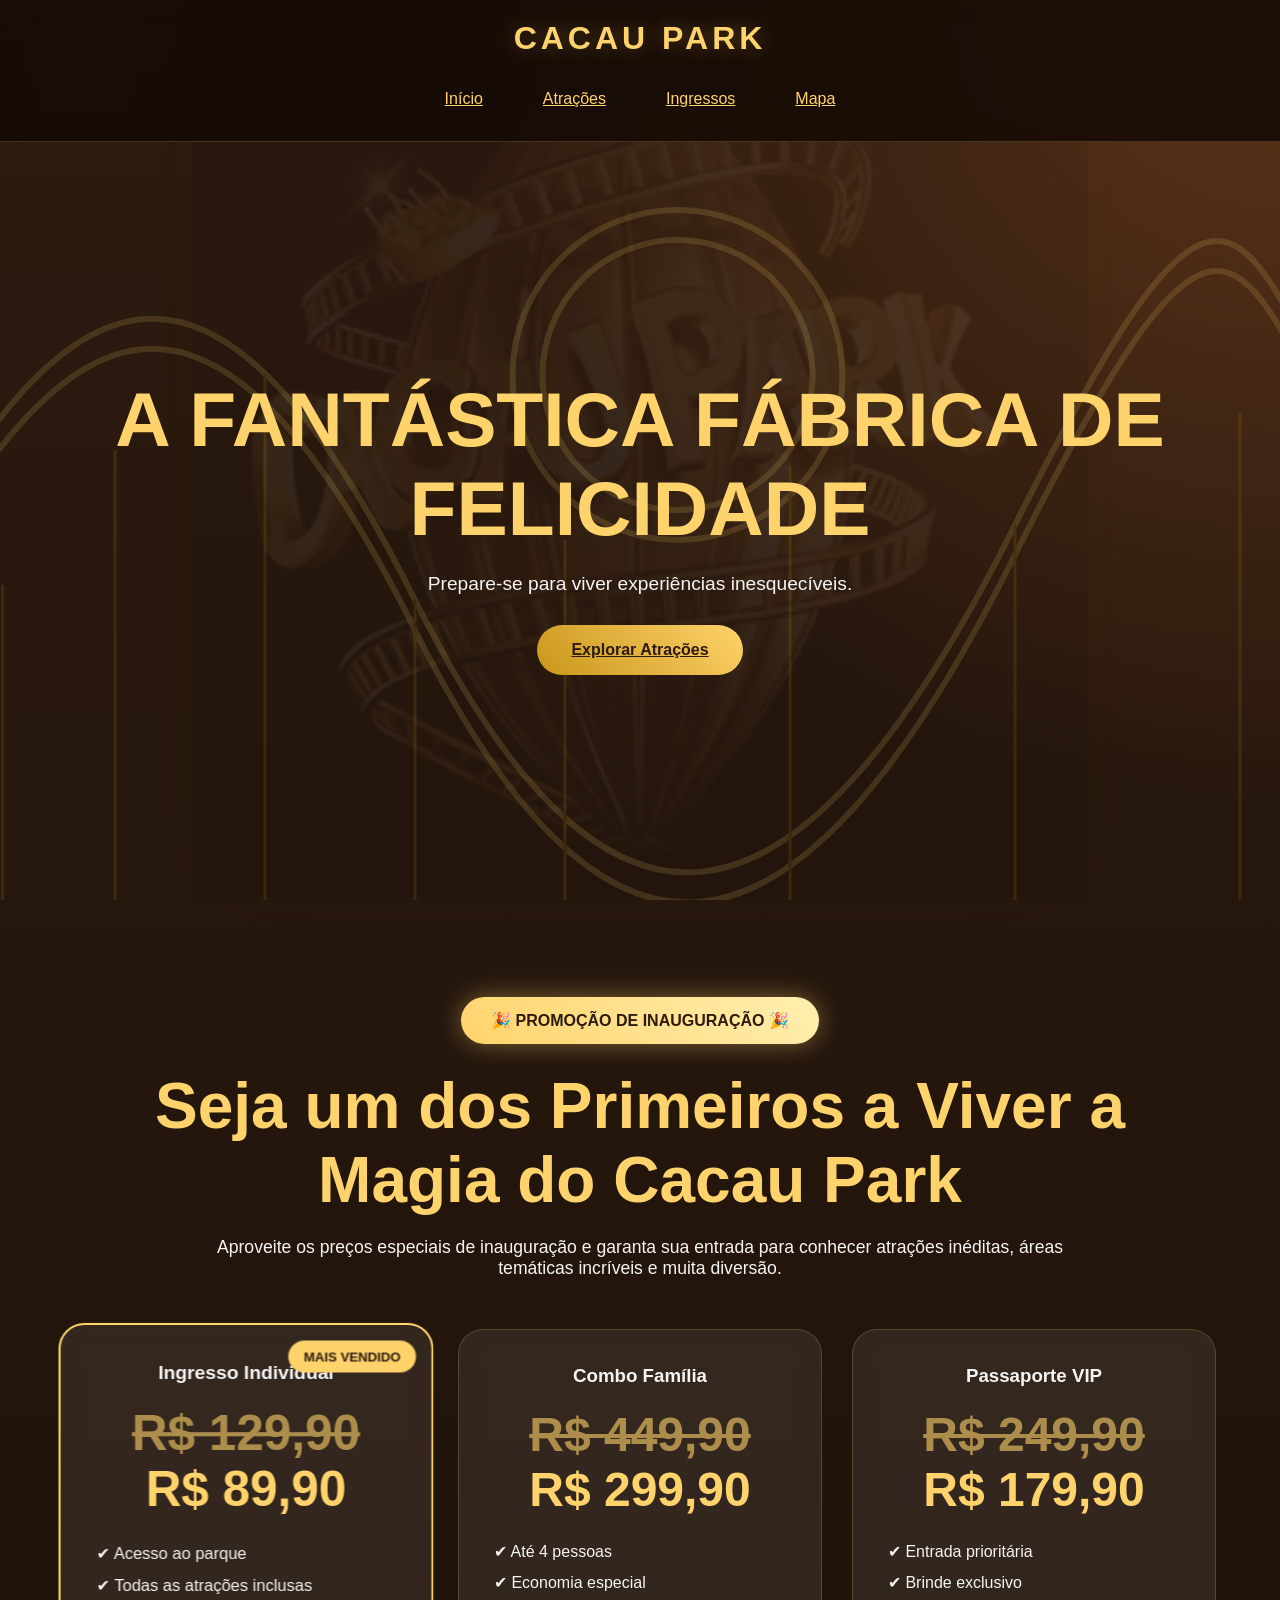
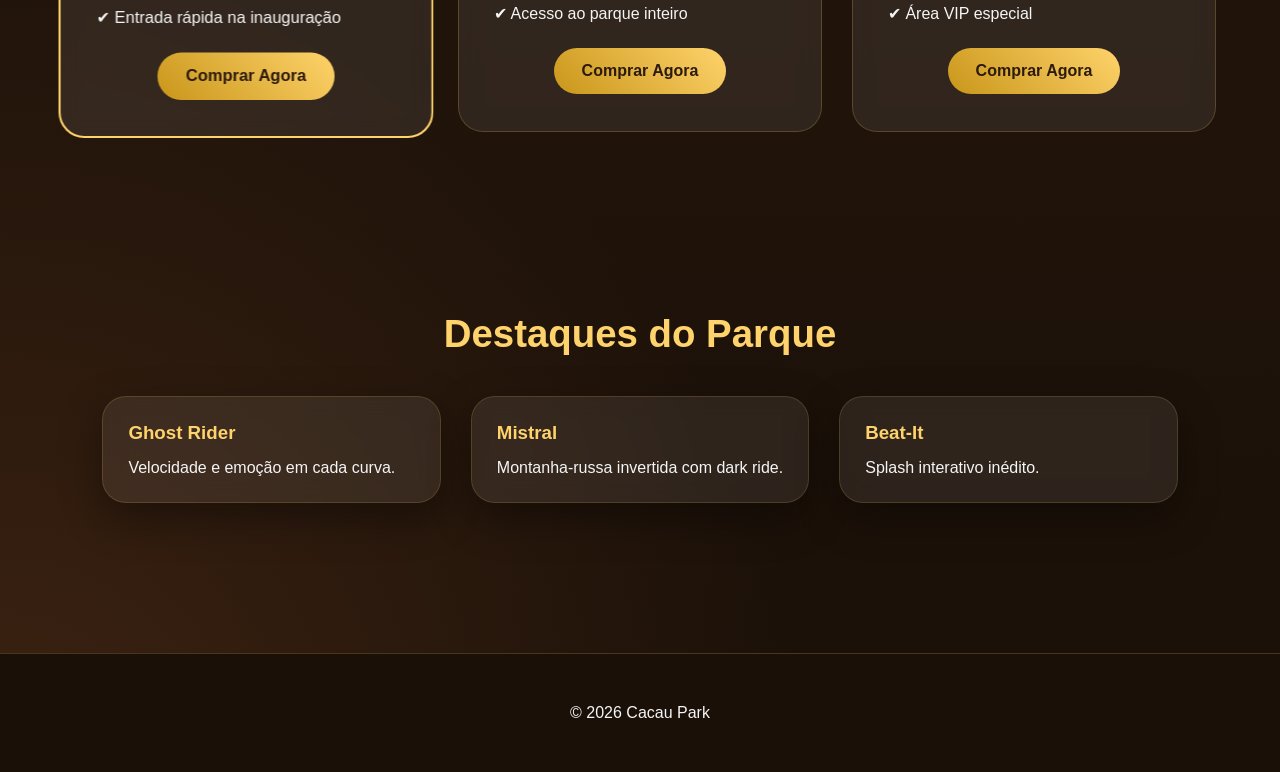
<file: index.html>
<!DOCTYPE html>
<html lang="pt-BR">
<head>
<meta charset="UTF-8">
<meta name="viewport" content="width=device-width, initial-scale=1.0">
<title>Cacau Park</title>
<link rel="stylesheet" href="style.css">
</head>
<body>

<header>
    <h1>CACAU PARK</h1>
    <nav>
        <a href="index.html">Início</a>
        <a href="atracoes.html">Atrações</a>
        <a href="ingressos.html">Ingressos</a>
        <a href="mapa.html">Mapa</a>
    </nav>
</header>

<section class="hero">
    <h2>A FANTÁSTICA FÁBRICA DE FELICIDADE</h2>
    <p>Prepare-se para viver experiências inesquecíveis.</p>
    <a href="atracoes.html" class="botao">Explorar Atrações</a>
</section>

<section class="promocao-inauguracao">

    <div class="promo-badge">
        🎉 PROMOÇÃO DE INAUGURAÇÃO 🎉
    </div>

    <h2>Seja um dos Primeiros a Viver a Magia do Cacau Park</h2>

    <p class="promo-texto">
        Aproveite os preços especiais de inauguração e garanta sua entrada
        para conhecer atrações inéditas, áreas temáticas incríveis e muita diversão.
    </p>

    <div class="promo-cards">

        <div class="promo-card destaque">
            <span class="tag-oferta">MAIS VENDIDO</span>

            <h3>Ingresso Individual</h3>

            <div class="preco">
                <span class="preco-antigo">R$ 129,90</span>
                <span class="preco-atual">R$ 89,90</span>
            </div>

            <ul>
                <li>✔ Acesso ao parque</li>
                <li>✔ Todas as atrações inclusas</li>
                <li>✔ Entrada rápida na inauguração</li>
            </ul>

            <a href="ingressos.html" class="botao-promo">
                Comprar Agora
            </a>
        </div>

        <div class="promo-card">
            <h3>Combo Família</h3>

            <div class="preco">
                <span class="preco-antigo">R$ 449,90</span>
                <span class="preco-atual">R$ 299,90</span>
            </div>

            <ul>
                <li>✔ Até 4 pessoas</li>
                <li>✔ Economia especial</li>
                <li>✔ Acesso ao parque inteiro</li>
            </ul>

            <a href="ingressos.html" class="botao-promo">
                Comprar Agora
            </a>
        </div>

        <div class="promo-card">
            <h3>Passaporte VIP</h3>

            <div class="preco">
                <span class="preco-antigo">R$ 249,90</span>
                <span class="preco-atual">R$ 179,90</span>
            </div>

            <ul>
                <li>✔ Entrada prioritária</li>
                <li>✔ Brinde exclusivo</li>
                <li>✔ Área VIP especial</li>
            </ul>

            <a href="ingressos.html" class="botao-promo">
                Comprar Agora
            </a>
        </div>

    </div>

</section>

<section class="destaques">
    <h2>Destaques do Parque</h2>

    <div class="cards">
        <div class="card">
            <h3>Ghost Rider</h3>
            <p>Velocidade e emoção em cada curva.</p>
        </div>

        <div class="card">
            <h3>Mistral</h3>
            <p>Montanha-russa invertida com dark ride.</p>
        </div>

        <div class="card">
            <h3>Beat-It</h3>
            <p>Splash interativo inédito.</p>
        </div>
    </div>
</section>

<footer>
    <p>© 2026 Cacau Park</p>
</footer>

</body>
</html>
</file>
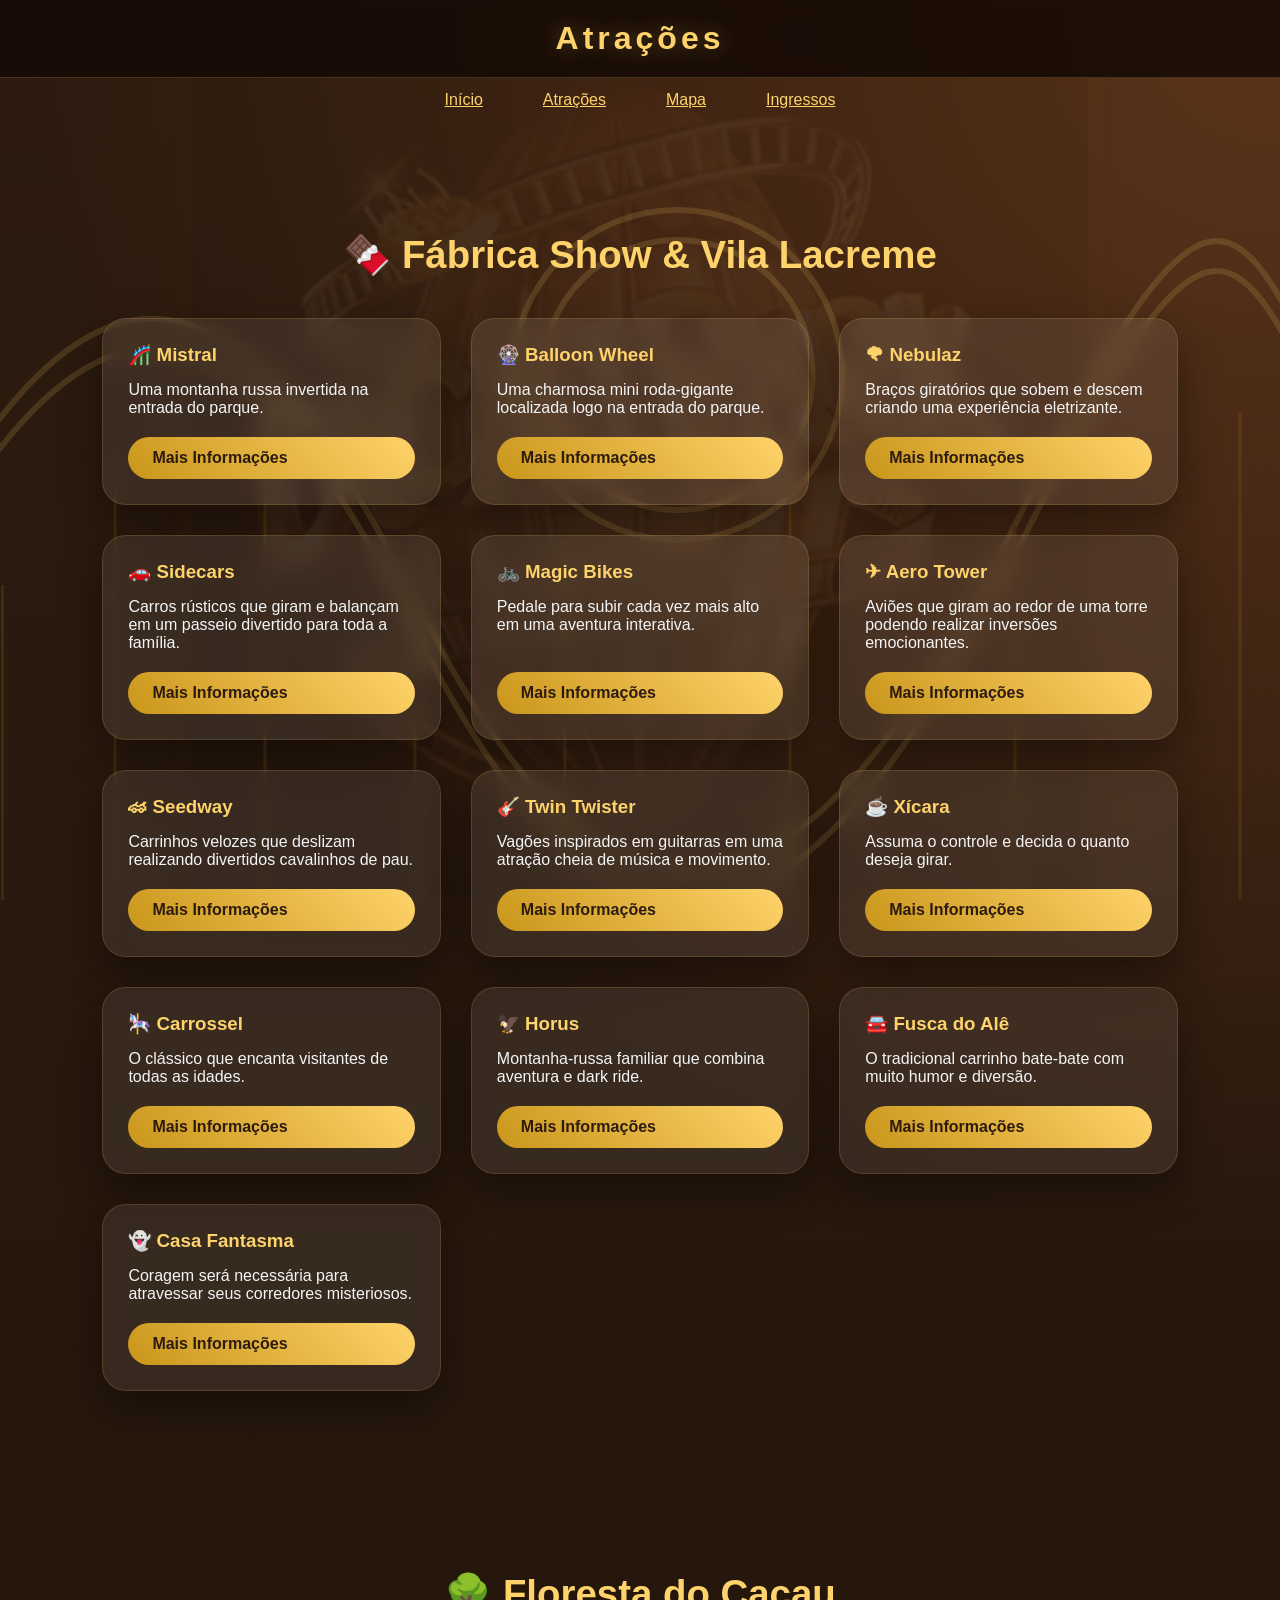
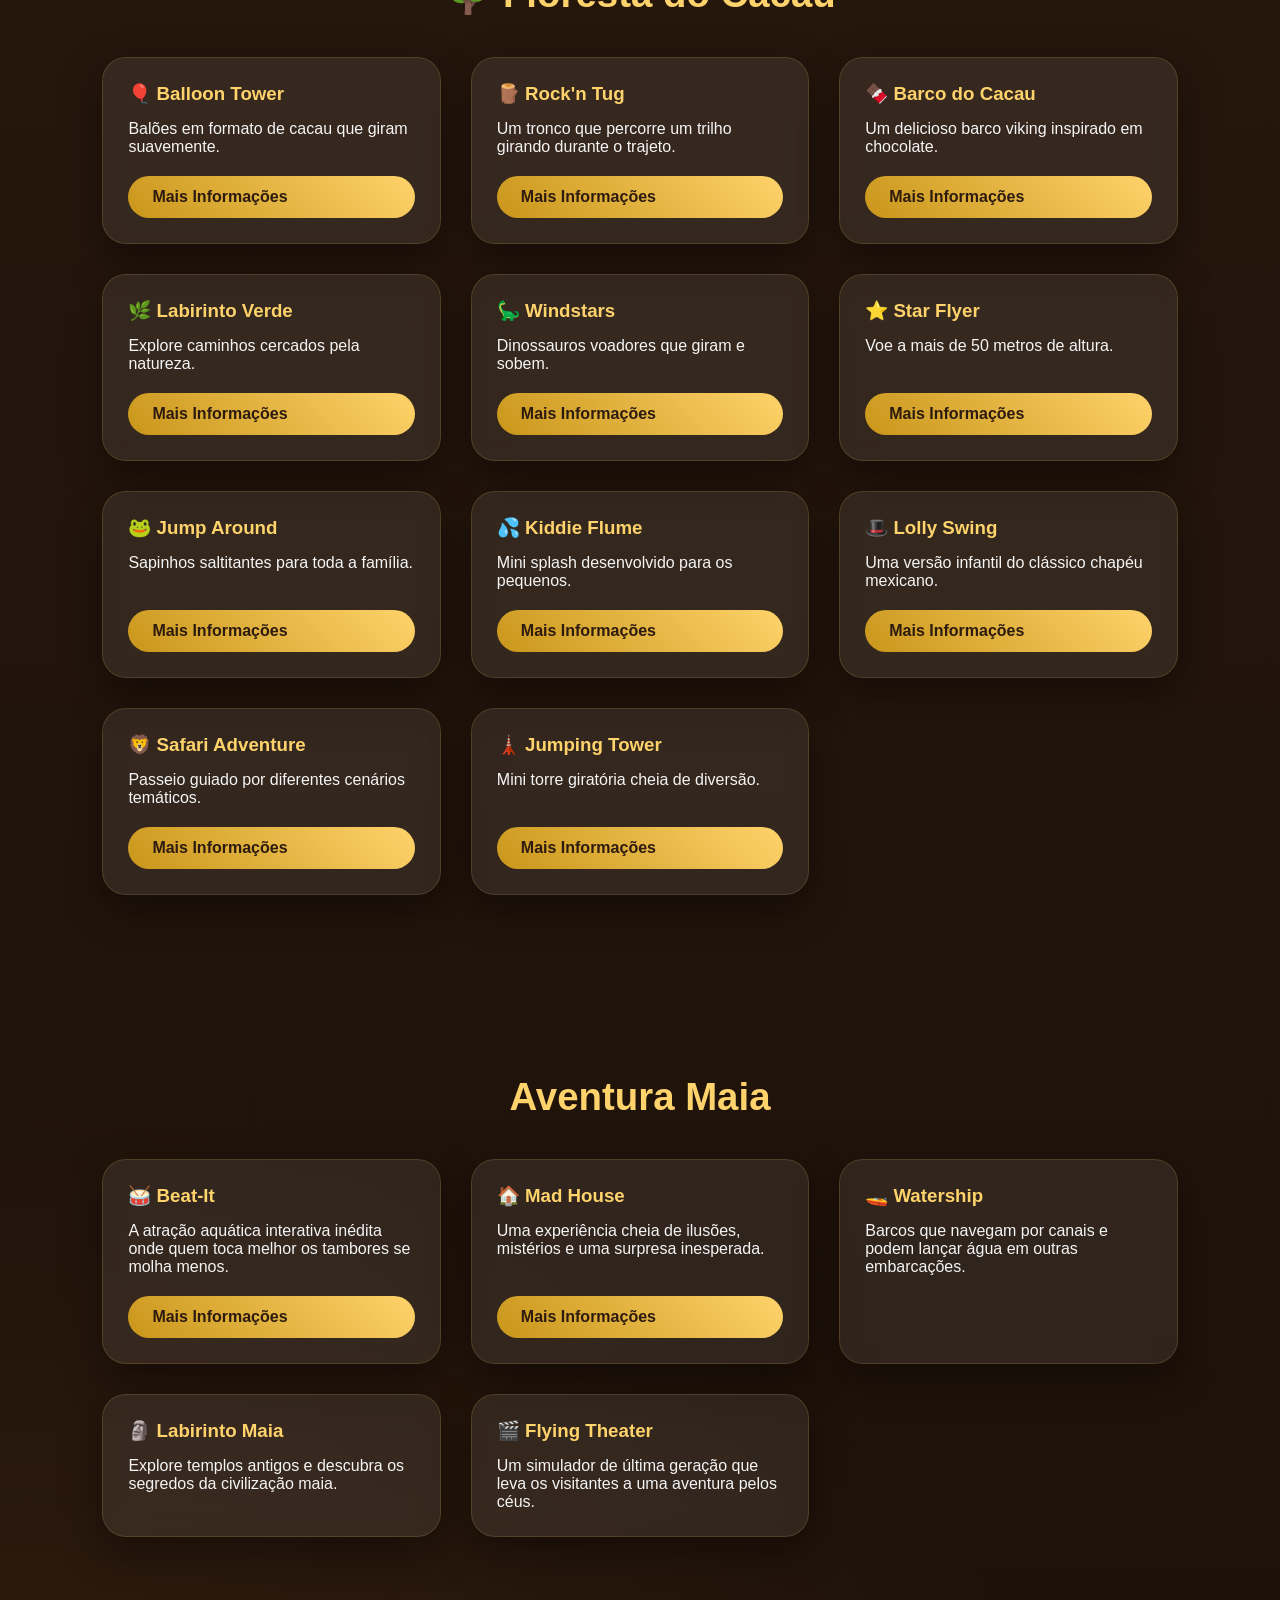
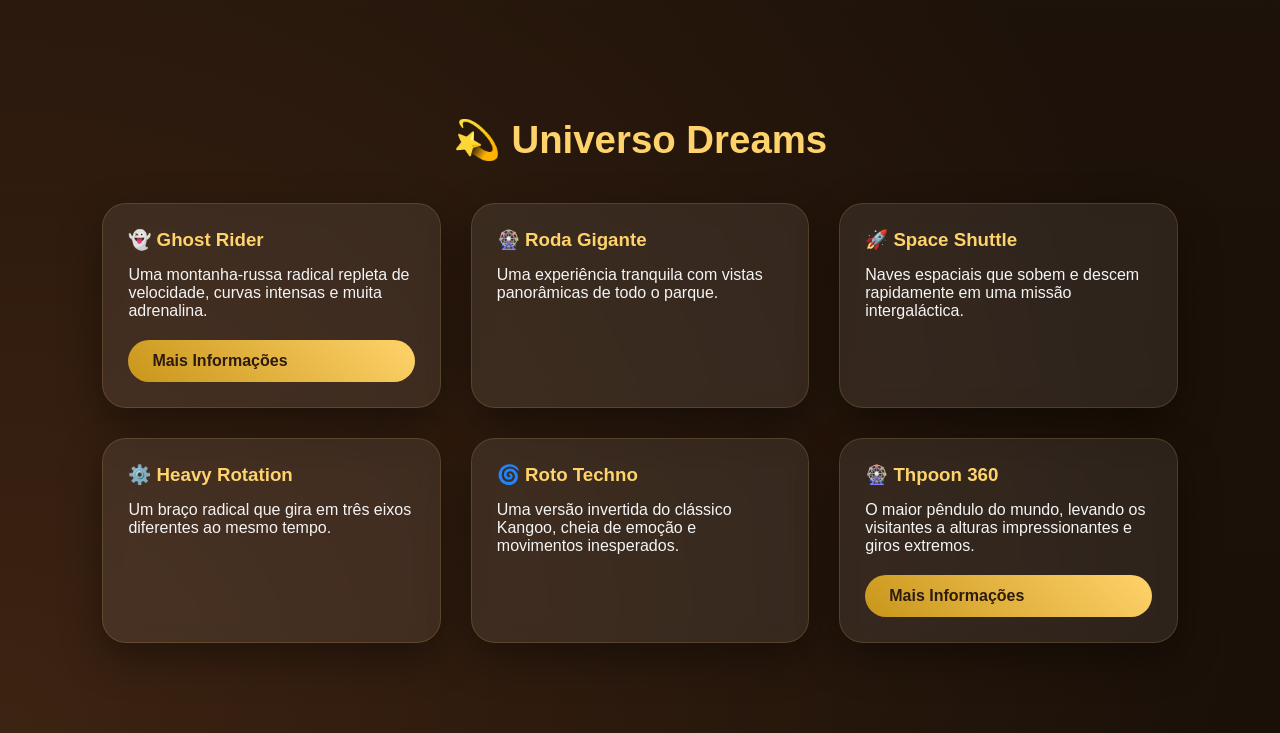
<file: atracoes.html>
<!DOCTYPE html>
<html lang="pt-BR">
<head>
<meta charset="UTF-8">
<meta name="viewport" content="width=device-width, initial-scale=1.0">
<title>Atrações - Cacau Park</title>
<link rel="stylesheet" href="style.css">
</head>
<body>

<header>
    <h1>Atrações</h1>
</header>

<nav>
    <a href="index.html">Início</a>
    <a href="atracoes.html">Atrações</a>
    <a href="mapa.html">Mapa</a>
    <a href="ingressos.html">Ingressos</a>

</nav>

<section>

<h2>🍫 Fábrica Show & Vila Lacreme</h2>

<div class="cards">

<div class="card">
<h3>🎢 Mistral</h3>
<p>Uma montanha russa invertida na entrada do parque.</p>
<a href="mistral.html" class="botao-card">Mais Informações</a>
</div>

<div class="card">
<h3>🎡 Balloon Wheel</h3>
<p>Uma charmosa mini roda-gigante localizada logo na entrada do parque.</p>
<a href="#" class="botao-card">Mais Informações</a>
</div>

<div class="card">
<h3>🌪 Nebulaz</h3>
<p>Braços giratórios que sobem e descem criando uma experiência eletrizante.</p>
<a href="#" class="botao-card">Mais Informações</a>
</div>

<div class="card">
<h3>🚗 Sidecars</h3>
<p>Carros rústicos que giram e balançam em um passeio divertido para toda a família.</p>
<a href="#" class="botao-card">Mais Informações</a>
</div>

<div class="card">
<h3>🚲 Magic Bikes</h3>
<p>Pedale para subir cada vez mais alto em uma aventura interativa.</p>
<a href="#" class="botao-card">Mais Informações</a>
</div>

<div class="card">
<h3>✈ Aero Tower</h3>
<p>Aviões que giram ao redor de uma torre podendo realizar inversões emocionantes.</p>
<a href="#" class="botao-card">Mais Informações</a>
</div>

<div class="card">
<h3>🏎 Seedway</h3>
<p>Carrinhos velozes que deslizam realizando divertidos cavalinhos de pau.</p>
<a href="#" class="botao-card">Mais Informações</a>
</div>

<div class="card">
<h3>🎸 Twin Twister</h3>
<p>Vagões inspirados em guitarras em uma atração cheia de música e movimento.</p>
<a href="#" class="botao-card">Mais Informações</a>
</div>

<div class="card">
<h3>☕ Xícara</h3>
<p>Assuma o controle e decida o quanto deseja girar.</p>
<a href="#" class="botao-card">Mais Informações</a>
</div>

<div class="card">
<h3>🎠 Carrossel</h3>
<p>O clássico que encanta visitantes de todas as idades.</p>
<a href="#" class="botao-card">Mais Informações</a>
</div>

<div class="card">
<h3>🦅 Horus</h3>
<p>Montanha-russa familiar que combina aventura e dark ride.</p>
<a href="#" class="botao-card">Mais Informações</a>
</div>

<div class="card">
<h3>🚘 Fusca do Alê</h3>
<p>O tradicional carrinho bate-bate com muito humor e diversão.</p>
<a href="#" class="botao-card">Mais Informações</a>
</div>

<div class="card">
<h3>👻 Casa Fantasma</h3>
<p>Coragem será necessária para atravessar seus corredores misteriosos.</p>
<a href="#" class="botao-card">Mais Informações</a>
</div>

</div>

</section>

<section>

<h2>🌳 Floresta do Cacau</h2>

<div class="cards">

<div class="card"><h3>🎈 Balloon Tower</h3><p>Balões em formato de cacau que giram suavemente.</p><a href="#" class="botao-card">Mais Informações</a></div>

<div class="card"><h3>🪵 Rock'n Tug</h3><p>Um tronco que percorre um trilho girando durante o trajeto.</p><a href="#" class="botao-card">Mais Informações</a></div>

<div class="card"><h3>🍫 Barco do Cacau</h3><p>Um delicioso barco viking inspirado em chocolate.</p><a href="#" class="botao-card">Mais Informações</a></div>

<div class="card"><h3>🌿 Labirinto Verde</h3><p>Explore caminhos cercados pela natureza.</p><a href="#" class="botao-card">Mais Informações</a></div>

<div class="card"><h3>🦕 Windstars</h3><p>Dinossauros voadores que giram e sobem.</p><a href="#" class="botao-card">Mais Informações</a></div>

<div class="card"><h3>⭐ Star Flyer</h3><p>Voe a mais de 50 metros de altura.</p><a href="#" class="botao-card">Mais Informações</a></div>

<div class="card"><h3>🐸 Jump Around</h3><p>Sapinhos saltitantes para toda a família.</p><a href="#" class="botao-card">Mais Informações</a></div>

<div class="card"><h3>💦 Kiddie Flume</h3><p>Mini splash desenvolvido para os pequenos.</p><a href="#" class="botao-card">Mais Informações</a></div>

<div class="card"><h3>🎩 Lolly Swing</h3><p>Uma versão infantil do clássico chapéu mexicano.</p><a href="#" class="botao-card">Mais Informações</a></div>

<div class="card"><h3>🦁 Safari Adventure</h3><p>Passeio guiado por diferentes cenários temáticos.</p><a href="#" class="botao-card">Mais Informações</a></div>

<div class="card"><h3>🗼 Jumping Tower</h3><p>Mini torre giratória cheia de diversão.</p><a href="#" class="botao-card">Mais Informações</a></div>

</div>

</section>

<section>

<h2> Aventura Maia</h2>

<div class="cards">

    <div class="card">
        <h3>🥁 Beat-It</h3>
        <p>A atração aquática interativa inédita onde quem toca melhor os tambores se molha menos.</p>
        <a href="beat-it.html" class="botao-card">Mais Informações</a>
    </div>

    <div class="card">
        <h3>🏠 Mad House</h3>
        <p>Uma experiência cheia de ilusões, mistérios e uma surpresa inesperada.</p>
        <a href="beat-it.html" class="botao-card">Mais Informações</a>

    </div>

    <div class="card">
        <h3>🚤 Watership</h3>
        <p>Barcos que navegam por canais e podem lançar água em outras embarcações.</p>
        
    </div>

    <div class="card">
        <h3>🗿 Labirinto Maia</h3>
        <p>Explore templos antigos e descubra os segredos da civilização maia.</p>
        
    </div>

    <div class="card">
        <h3>🎬 Flying Theater</h3>
        <p>Um simulador de última geração que leva os visitantes a uma aventura pelos céus.</p>
        
    </div>

</div>

</section>

<section>

<h2>💫 Universo Dreams</h2>

<div class="cards">

    <div class="card">
        <h3>👻 Ghost Rider</h3>
        <p>Uma montanha-russa radical repleta de velocidade, curvas intensas e muita adrenalina.</p>
        <a href="ghost-rider.html" class="botao-card">Mais Informações</a>
    </div>

    <div class="card">
        <h3>🎡 Roda Gigante</h3>
        <p>Uma experiência tranquila com vistas panorâmicas de todo o parque.</p>
        
    </div>

    <div class="card">
        <h3>🚀 Space Shuttle</h3>
        <p>Naves espaciais que sobem e descem rapidamente em uma missão intergaláctica.</p>
        
    </div>

    <div class="card">
        <h3>⚙️ Heavy Rotation</h3>
        <p>Um braço radical que gira em três eixos diferentes ao mesmo tempo.</p>
        
    </div>

    <div class="card">
        <h3>🌀 Roto Techno</h3>
        <p>Uma versão invertida do clássico Kangoo, cheia de emoção e movimentos inesperados.</p>
       
    </div>

    <div class="card">
        <h3>🎡 Thpoon 360</h3>
        <p>O maior pêndulo do mundo, levando os visitantes a alturas impressionantes e giros extremos.</p>
        <a href="pendulo360.html" class="botao-card">Mais Informações</a>
    </div>

</div>

</section>

</a>
</footer>

</body>
</html>
</file>
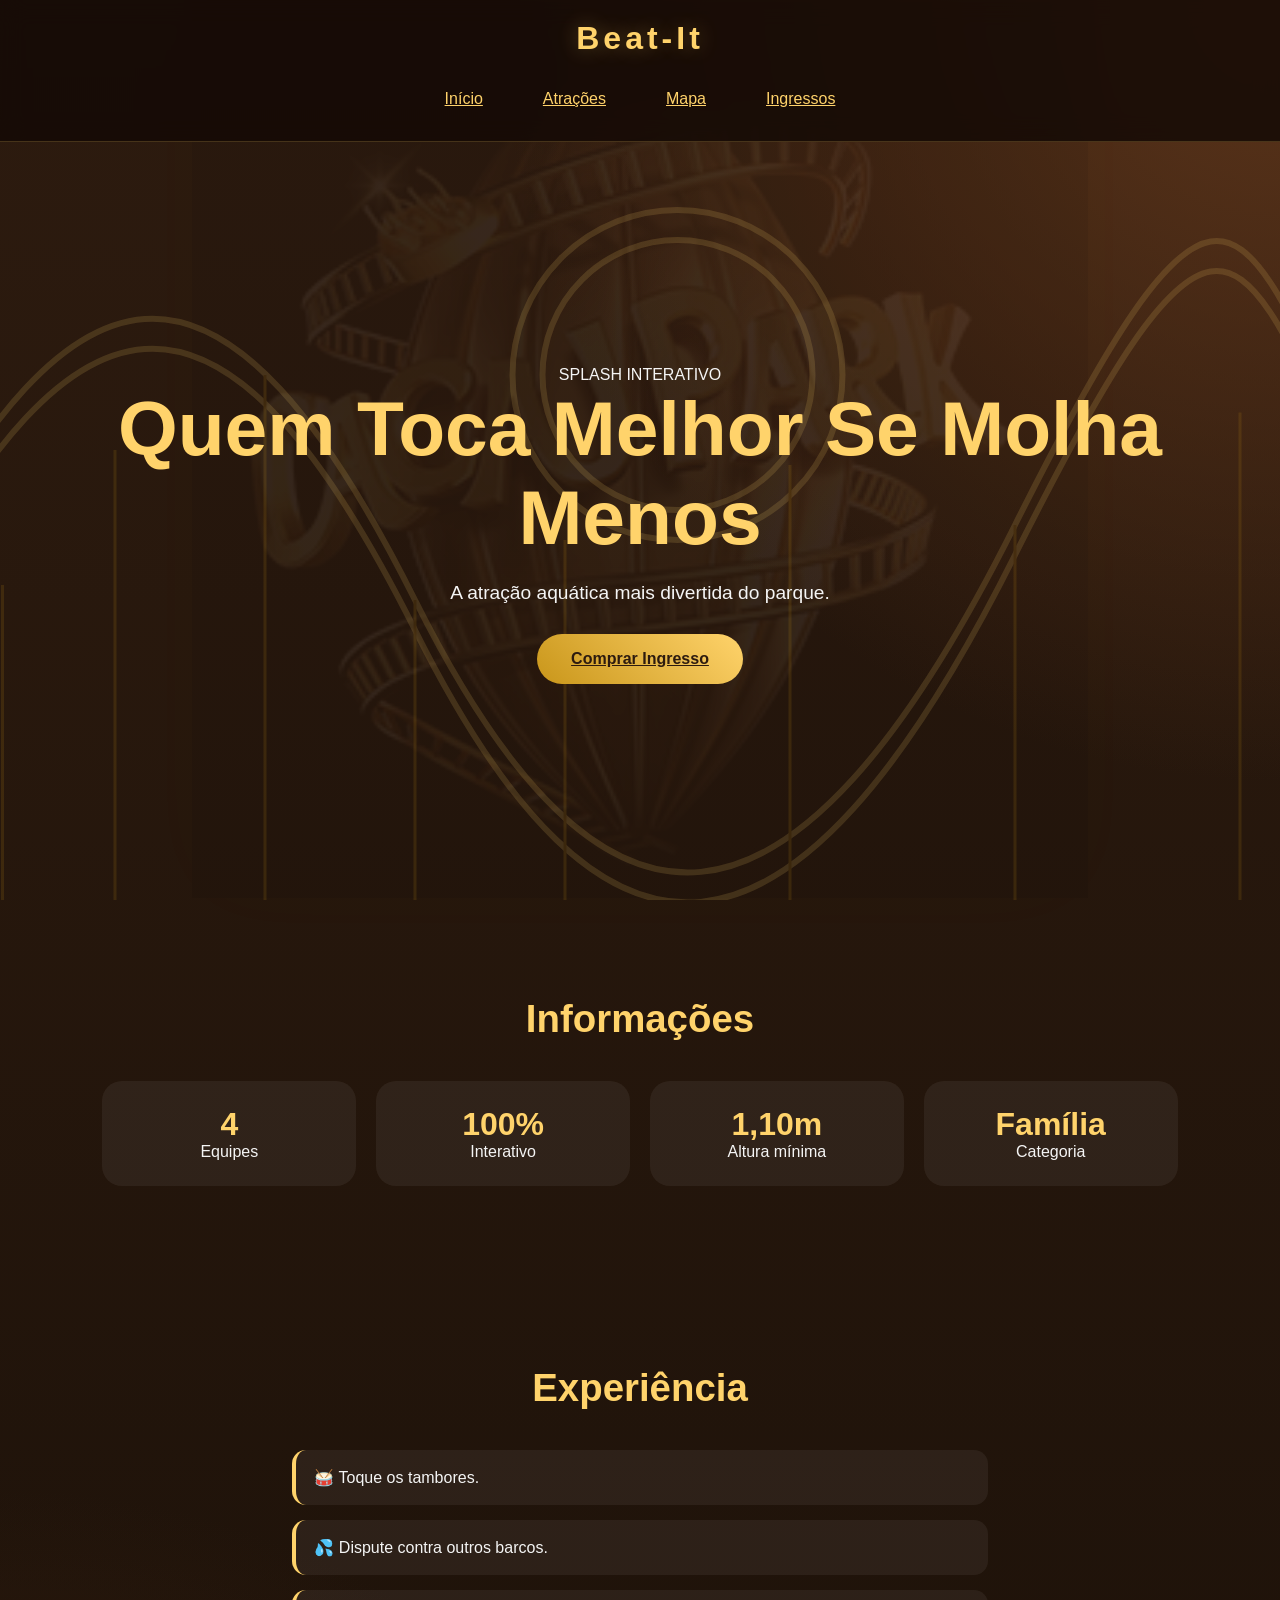
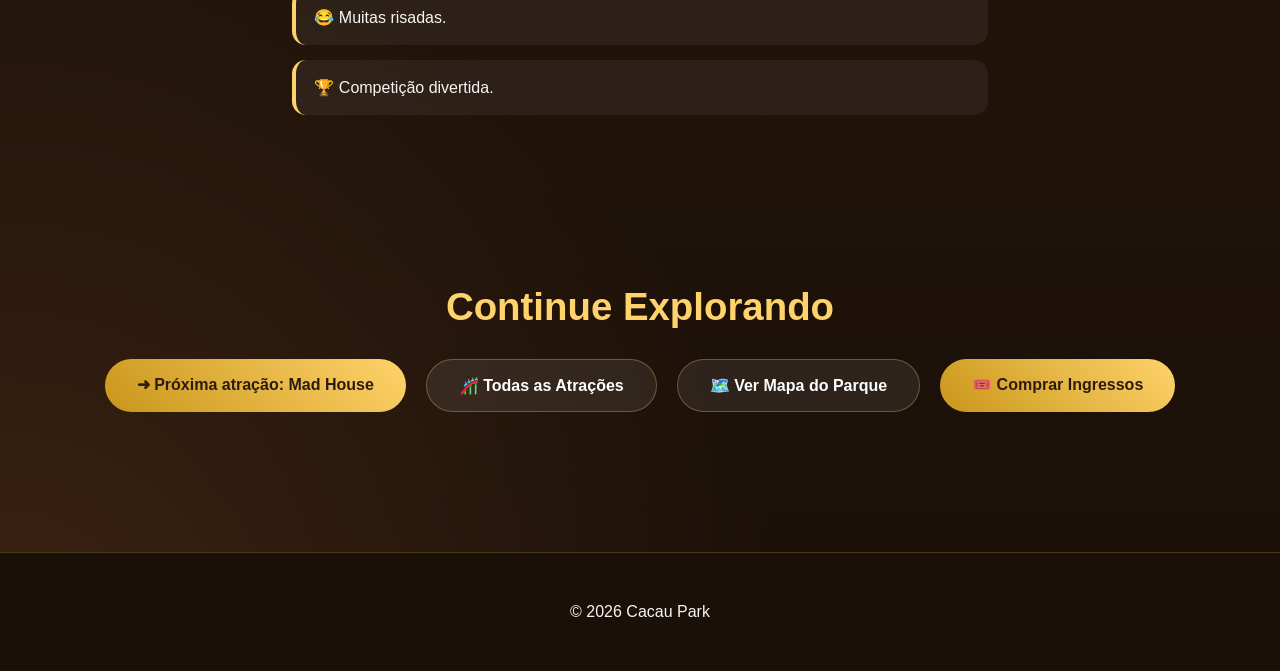
<file: beat-it.html>
<!DOCTYPE html>
<html lang="pt-BR">
<head>
<meta charset="UTF-8">
<meta name="viewport" content="width=device-width, initial-scale=1.0">
<title>Beat-It - Cacau Park</title>
<link rel="stylesheet" href="style.css">
</head>
<body>

<header>
<h1>Beat-It</h1>

<nav>
<a href="index.html">Início</a>
<a href="atracoes.html">Atrações</a>
<a href="mapa.html">Mapa</a>
<a href="ingressos.html">Ingressos</a>
</nav>
</header>

<section class="hero-atracao">

<span class="badge">SPLASH INTERATIVO</span>

<h2>Quem Toca Melhor Se Molha Menos</h2>

<p>
A atração aquática mais divertida do parque.
</p>

<a href="ingressos.html" class="botao">Comprar Ingresso</a>

</section>

<section>

<h2>Informações</h2>

<div class="stats">

<div class="stat"><h3>4</h3><p>Equipes</p></div>

<div class="stat"><h3>100%</h3><p>Interativo</p></div>

<div class="stat"><h3>1,10m</h3><p>Altura mínima</p></div>

<div class="stat"><h3>Família</h3><p>Categoria</p></div>

</div>

</section>

<section class="info">

<h2>Experiência</h2>

<ul>
<li>🥁 Toque os tambores.</li>
<li>💦 Dispute contra outros barcos.</li>
<li>😂 Muitas risadas.</li>
<li>🏆 Competição divertida.</li>
</ul>

</section>

<section class="navegacao-atracoes">

    <h2>Continue Explorando</h2>

    <div class="botoes-atracoes">

        <a href="mad-house.html" class="botao-principal">
            ➜ Próxima atração: Mad House
        </a>

        <a href="atracoes.html" class="botao-secundario">
            🎢 Todas as Atrações
        </a>

        <a href="mapa.html" class="botao-secundario">
            🗺️ Ver Mapa do Parque
        </a>

        <a href="ingressos.html" class="botao-principal">
            🎟️ Comprar Ingressos
        </a>

    </div>

</section>

<footer>
<p>© 2026 Cacau Park</p>
</footer>

</body>
</html>
</file>
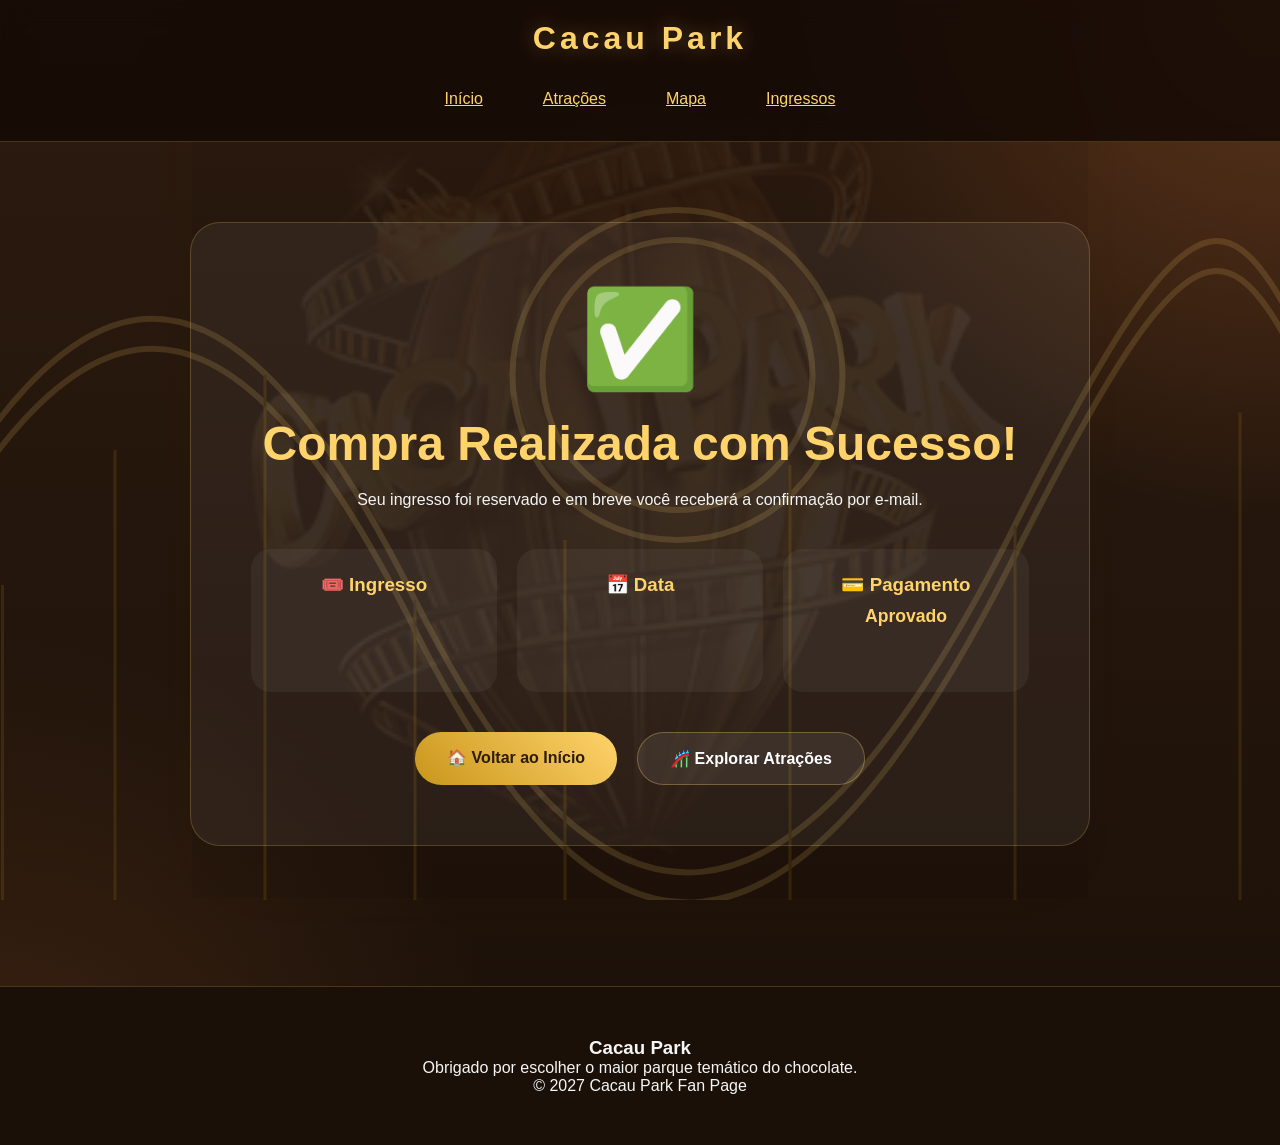
<file: compra-sucesso.html>
<!DOCTYPE html>
<html lang="pt-BR">
<head>
<meta charset="UTF-8">
<meta name="viewport" content="width=device-width, initial-scale=1.0">
<title>Compra Realizada - Cacau Park</title>
<link rel="stylesheet" href="style.css">
</head>
<body>

<header>

<h1>Cacau Park</h1>

<nav>
<a href="index.html">Início</a>
<a href="atracoes.html">Atrações</a>
<a href="mapa.html">Mapa</a>
<a href="ingressos.html">Ingressos</a>

</nav>

</header>

<section class="compra-sucesso">

<div class="sucesso-card">

<div class="icone-sucesso">
✅
</div>

<h2>Compra Realizada com Sucesso!</h2>

<p>
Seu ingresso foi reservado e em breve você receberá a confirmação por e-mail.
</p>

<div class="info-compra">

<div class="info-item">
<h3>🎟️ Ingresso</h3>
<p id="ingressoEscolhido"></p>
</div>

<div class="info-item">
<h3>📅 Data</h3>
<p id="dataEscolhida"></p>
</div>

<div class="info-item">
<h3>💳 Pagamento</h3>
<p>Aprovado</p>
</div>

</div>

<div class="acoes">

<a href="index.html" class="botao-principal">
🏠 Voltar ao Início
</a>

<a href="atracoes.html" class="botao-secundario">
🎢 Explorar Atrações
</a>

</div>

</div>

</section>

<footer>

<h3>Cacau Park</h3>

<p>Obrigado por escolher o maior parque temático do chocolate.</p>

<p>© 2027 Cacau Park Fan Page</p>

</footer>

<script>

document.getElementById("ingressoEscolhido").innerText =
localStorage.getItem("ingresso");

document.getElementById("dataEscolhida").innerText =
localStorage.getItem("data");

</script>

</body>
</html>
</file>
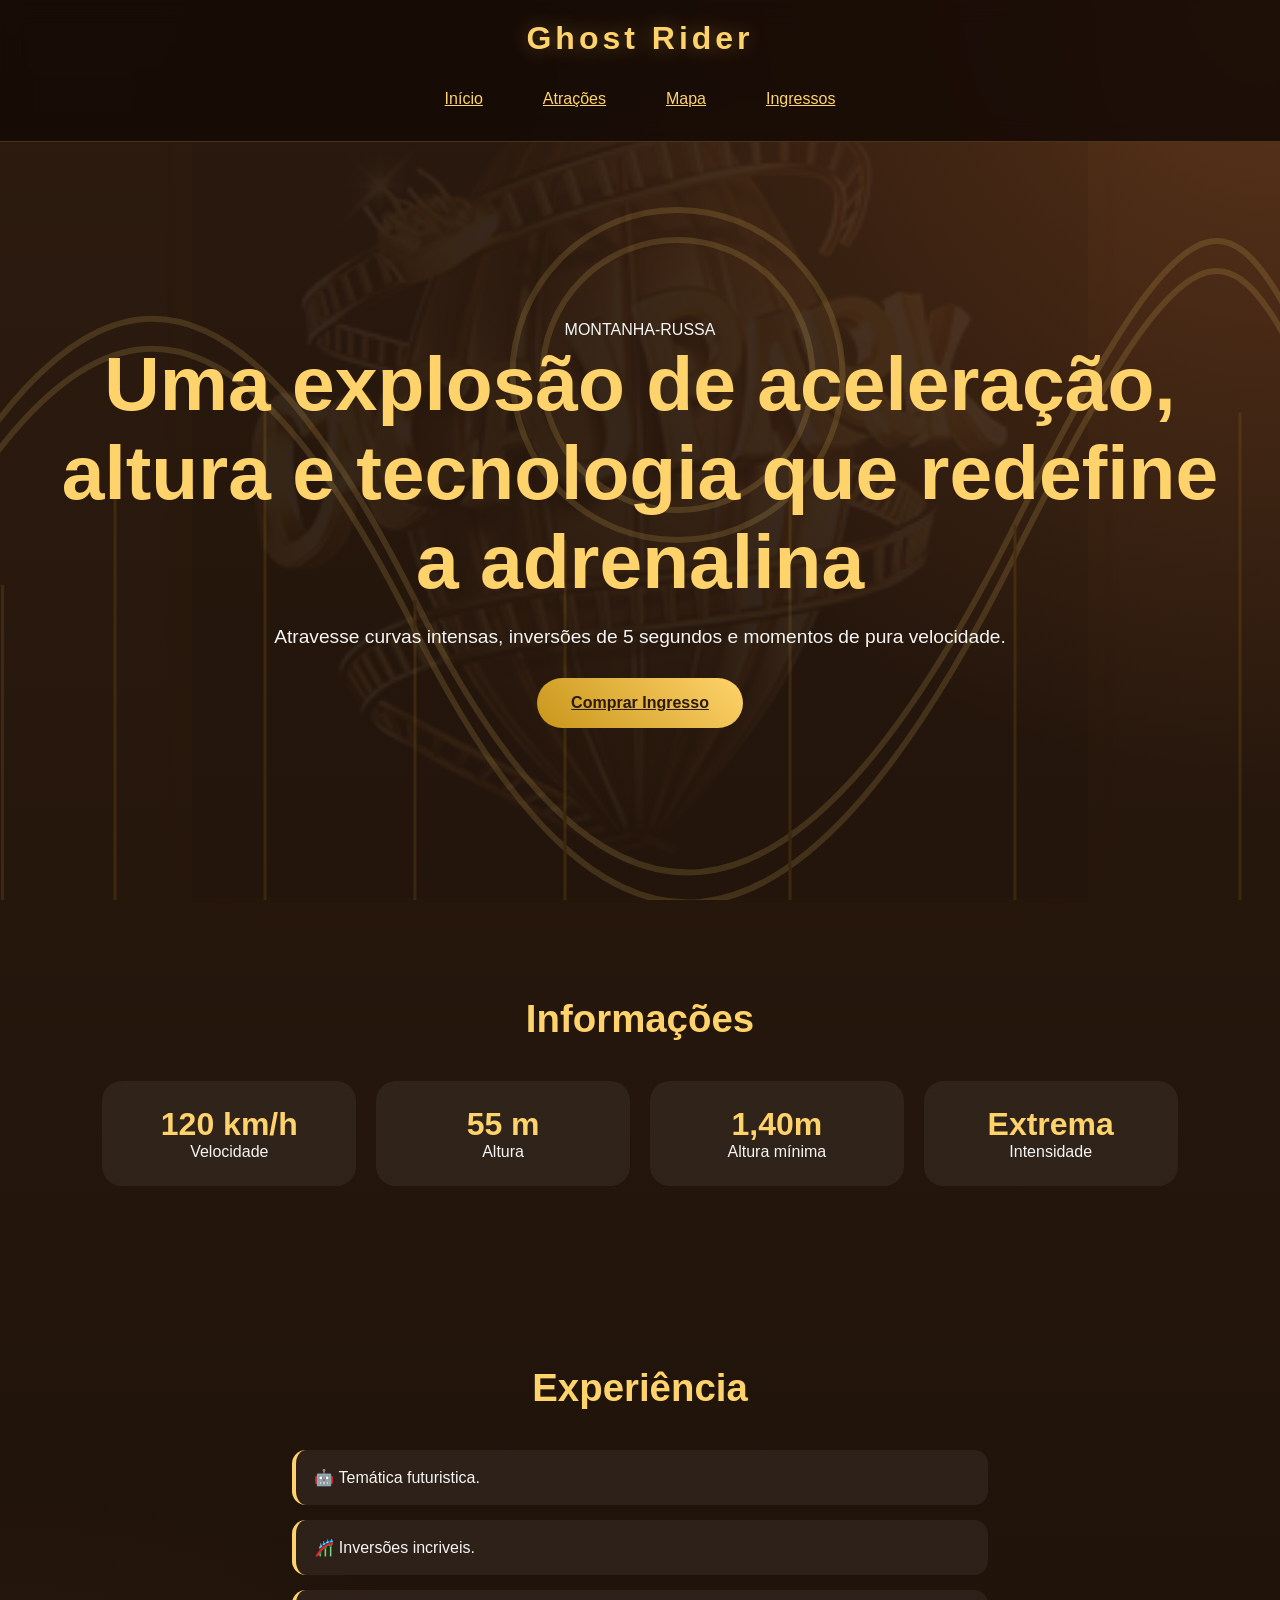
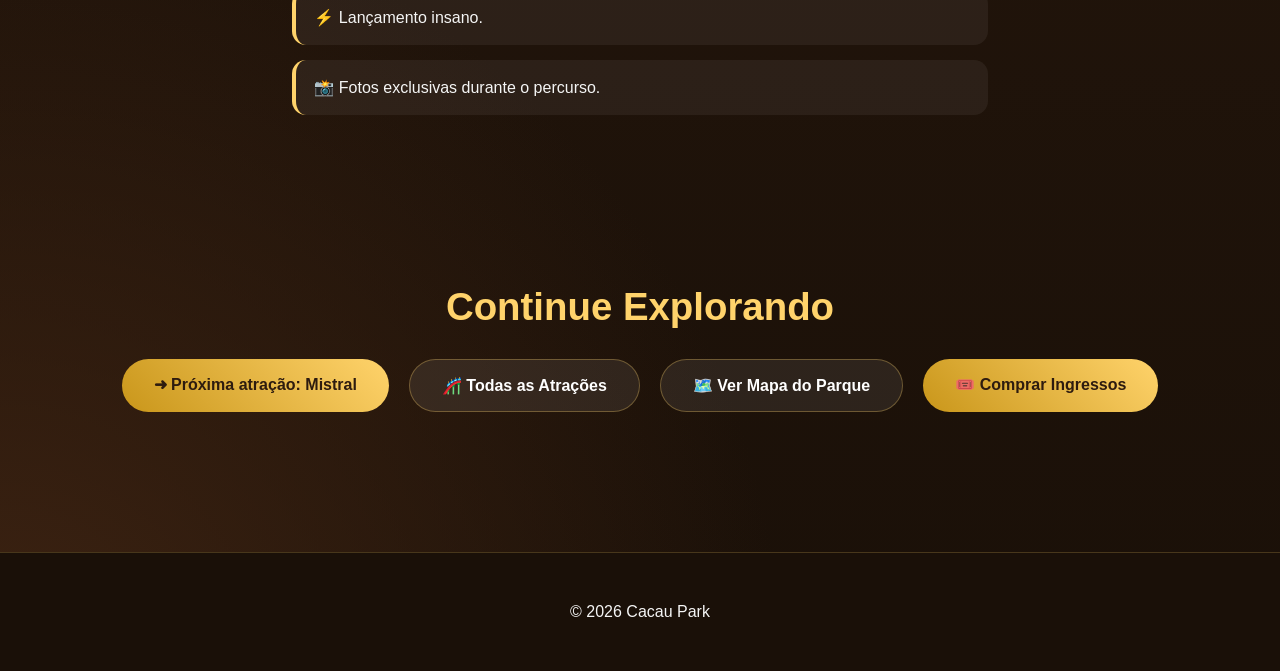
<file: ghost-rider.html>
<!DOCTYPE html>
<html lang="pt-BR">
<head>
<meta charset="UTF-8">
<meta name="viewport" content="width=device-width, initial-scale=1.0">
<title>Ghost Rider - Cacau Park</title>
<link rel="stylesheet" href="style.css">
</head>
<body>

<header>
<h1>Ghost Rider</h1>

<nav>
<a href="index.html">Início</a>
<a href="atracoes.html">Atrações</a>
<a href="mapa.html">Mapa</a>
<a href="ingressos.html">Ingressos</a>

</nav>
</header>

<section class="hero-atracao">
<span class="badge">MONTANHA-RUSSA</span>

<h2>Uma explosão de aceleração, altura e tecnologia que redefine a adrenalina</h2>

<p>
Atravesse curvas intensas, inversões de 5 segundos e momentos de pura velocidade.
</p>

<a href="ingressos.html" class="botao">Comprar Ingresso</a>
</section>

<section>
<h2>Informações</h2>

<div class="stats">
<div class="stat"><h3>120 km/h</h3><p>Velocidade</p></div>
<div class="stat"><h3>55 m</h3><p>Altura</p></div>
<div class="stat"><h3>1,40m</h3><p>Altura mínima</p></div>
<div class="stat"><h3>Extrema</h3><p>Intensidade</p></div>
</div>
</section>

<section class="info">
<h2>Experiência</h2>

<ul>
<li>🤖 Temática futuristica.</li>
<li>🎢 Inversões incriveis.</li>
<li>⚡ Lançamento insano.</li>
<li>📸 Fotos exclusivas durante o percurso.</li>
</ul>
</section>

<section class="navegacao-atracoes">

    <h2>Continue Explorando</h2>

    <div class="botoes-atracoes">

        <a href="mistral.html" class="botao-principal">
            ➜ Próxima atração: Mistral
        </a>

        <a href="atracoes.html" class="botao-secundario">
            🎢 Todas as Atrações
        </a>

        <a href="mapa.html" class="botao-secundario">
            🗺️ Ver Mapa do Parque
        </a>

        <a href="ingressos.html" class="botao-principal">
            🎟️ Comprar Ingressos
        </a>

    </div>

</section>

<footer>
<p>© 2026 Cacau Park</p>
</footer>

</body>
</html>
</file>
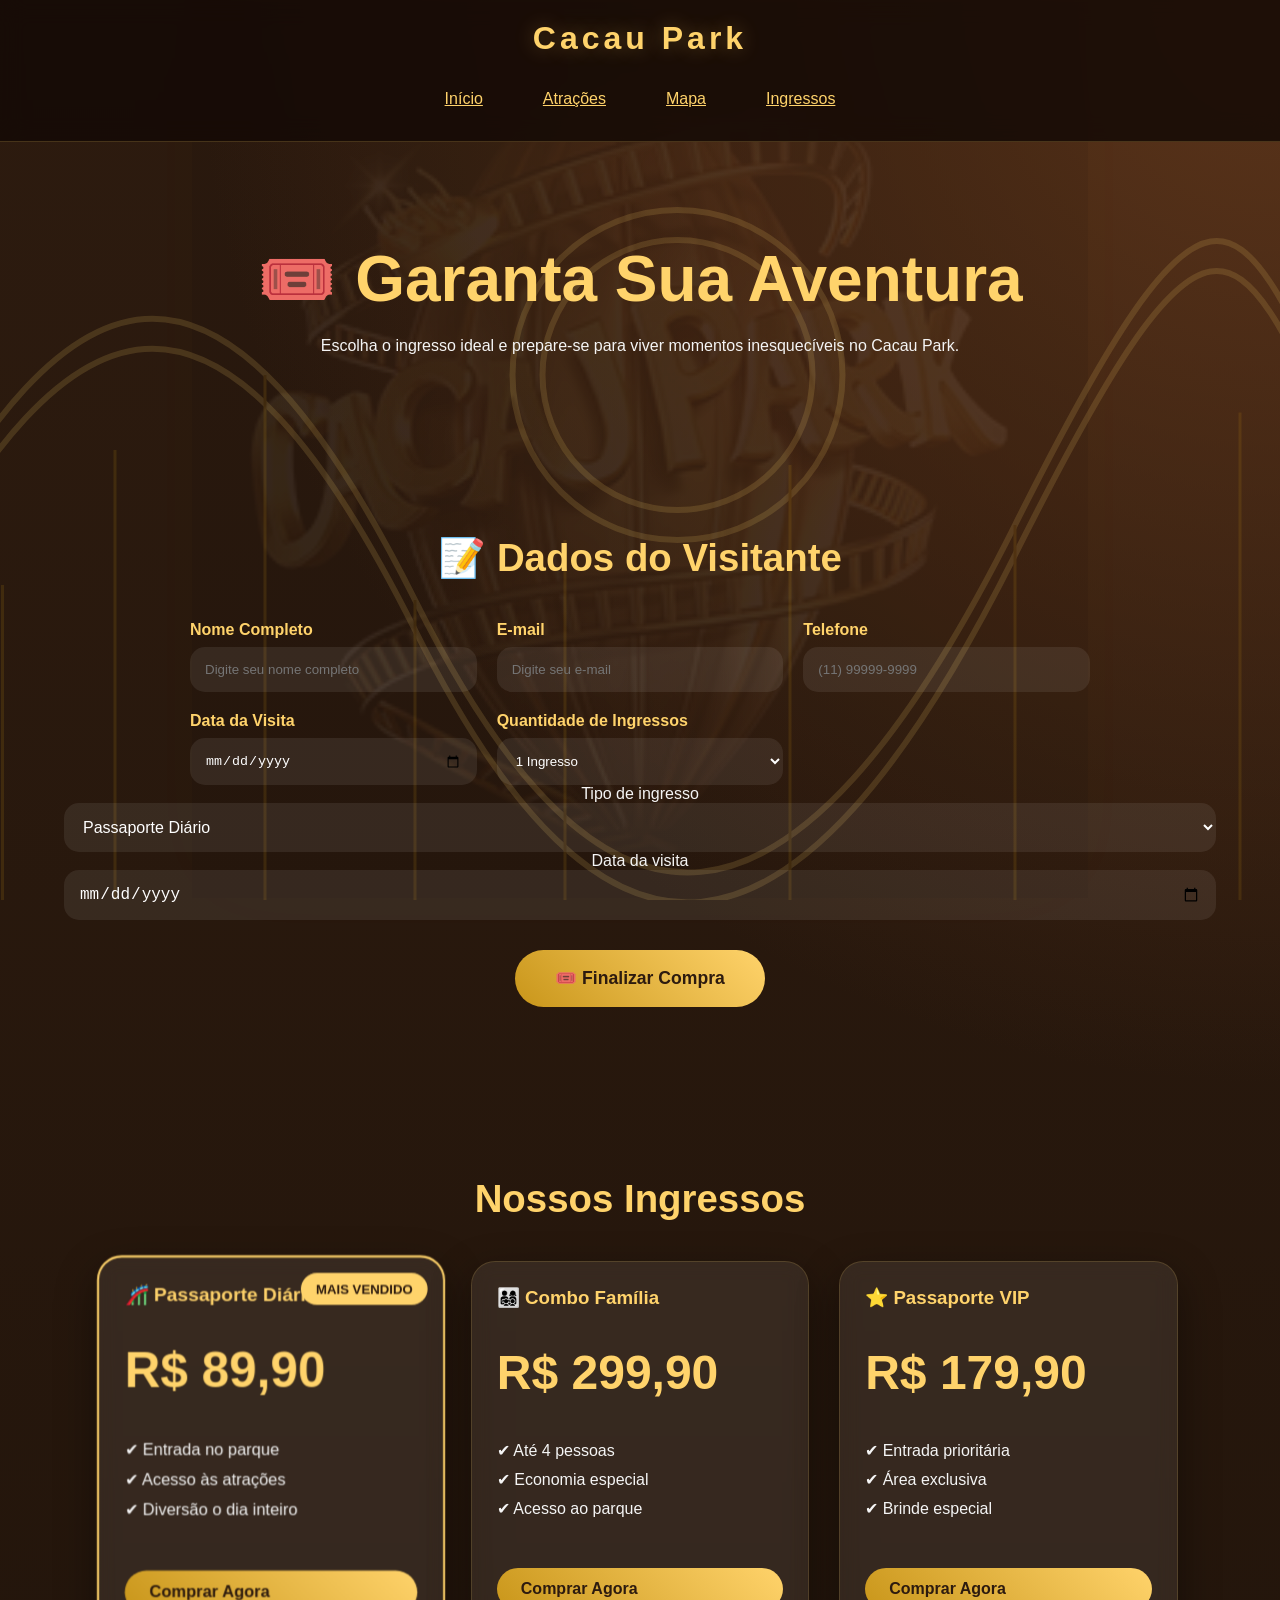
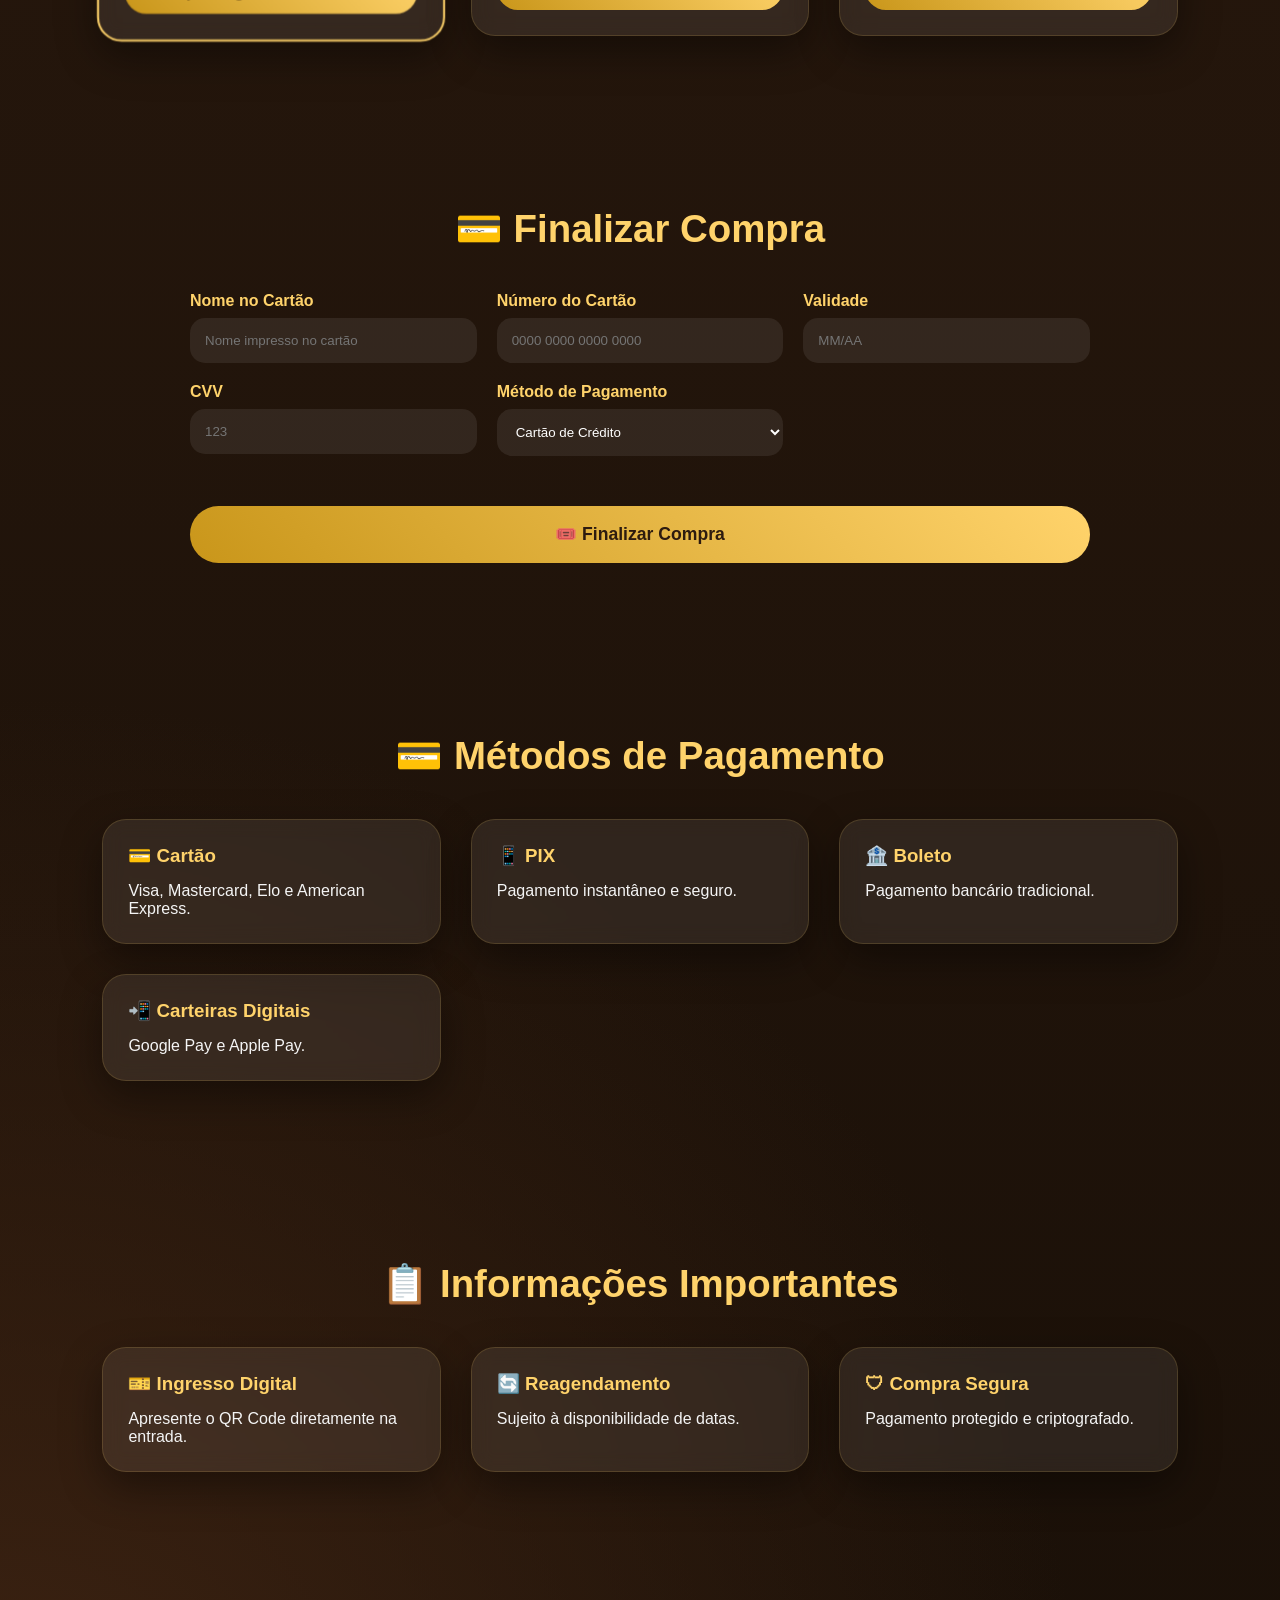
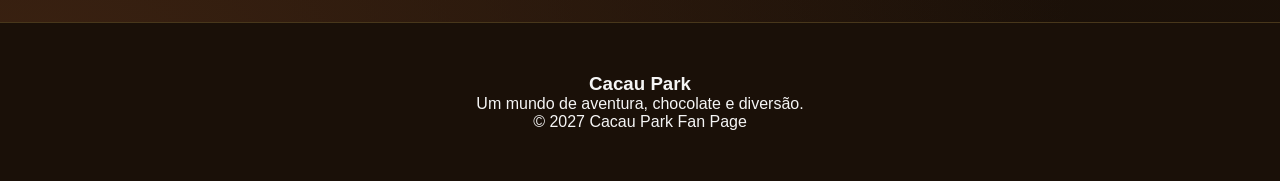
<file: ingressos.html>
<!DOCTYPE html>
<html lang="pt-BR">
<head>
<meta charset="UTF-8">
<meta name="viewport" content="width=device-width, initial-scale=1.0">
<title>Ingressos - Cacau Park</title>
<link rel="stylesheet" href="style.css">
</head>
<body>

<header>
<h1>Cacau Park</h1>

<nav>
<a href="index.html">Início</a>
<a href="atracoes.html">Atrações</a>
<a href="mapa.html">Mapa</a>
<a href="ingressos.html">Ingressos</a>
</nav>
</header>

<section class="hero-ingressos">

<h2>🎟️ Garanta Sua Aventura</h2>

<p>
Escolha o ingresso ideal e prepare-se para viver momentos inesquecíveis no Cacau Park.
</p>

</section>

<section class="formulario-ingressos">

    <h2>📝 Dados do Visitante</h2>

    <form class="form-ingresso">

        <div class="campo">
            <label>Nome Completo</label>
            <input type="text" placeholder="Digite seu nome completo">
        </div>

        <div class="campo">
            <label>E-mail</label>
            <input type="email" placeholder="Digite seu e-mail">
        </div>

        <div class="campo">
            <label>Telefone</label>
            <input type="tel" placeholder="(11) 99999-9999">
        </div>

        <div class="campo">
            <label>Data da Visita</label>
            <input type="date">
        </div>

        <div class="campo">
            <label>Quantidade de Ingressos</label>
            <select>
                <option>1 Ingresso</option>
                <option>2 Ingressos</option>
                <option>3 Ingressos</option>
                <option>4 Ingressos</option>
                <option>5 Ingressos</option>
                <option>6+ Ingressos</option>
            </select>
        </div>

    </form>


    <label>Tipo de ingresso</label>
    <select id="tipoIngresso">
    <option>Passaporte Diário</option>
    <option>Combo Família</option>
    <option>Passaporte VIP</option>
</select>
 <label>Data da visita</label>
<input type="date" id="dataVisita">

<a href="compra-sucesso.html"
   class="botao-comprar"
   onclick="salvarCompra()">
   🎟️ Finalizar Compra
</a>

</section>

<section>

<h2>Nossos Ingressos</h2>

<div class="cards">

<div class="card ingresso destaque">

<span class="tag-oferta">MAIS VENDIDO</span>

<h3>🎢 Passaporte Diário</h3>

<div class="preco">
R$ 89,90
</div>

<ul>
<li>✔ Entrada no parque</li>
<li>✔ Acesso às atrações</li>
<li>✔ Diversão o dia inteiro</li>
</ul>

<a href="#" class="botao-card">
Comprar Agora
</a>

</div>

<div class="card ingresso">

<h3>👨‍👩‍👧‍👦 Combo Família</h3>

<div class="preco">
R$ 299,90
</div>

<ul>
<li>✔ Até 4 pessoas</li>
<li>✔ Economia especial</li>
<li>✔ Acesso ao parque</li>
</ul>

<a href="#" class="botao-card">
Comprar Agora
</a>

</div>

<div class="card ingresso">

<h3>⭐ Passaporte VIP</h3>

<div class="preco">
R$ 179,90
</div>

<ul>
<li>✔ Entrada prioritária</li>
<li>✔ Área exclusiva</li>
<li>✔ Brinde especial</li>
</ul>

<a href="#" class="botao-card">
Comprar Agora
</a>

</div>

</div>

</section>

<section class="pagamento">

    <h2>💳 Finalizar Compra</h2>

    <form class="form-ingresso">

        <div class="campo">
            <label>Nome no Cartão</label>
            <input type="text" placeholder="Nome impresso no cartão">
        </div>

        <div class="campo">
            <label>Número do Cartão</label>
            <input type="text" placeholder="0000 0000 0000 0000">
        </div>

        <div class="campo">
            <label>Validade</label>
            <input type="text" placeholder="MM/AA">
        </div>

        <div class="campo">
            <label>CVV</label>
            <input type="password" placeholder="123">
        </div>

        <div class="campo">
            <label>Método de Pagamento</label>
            <select>
                <option>Cartão de Crédito</option>
                <option>PIX</option>
                <option>Boleto Bancário</option>
                <option>Google Pay</option>
                <option>Apple Pay</option>
            </select>
        </div>

        <a href="compra-sucesso.html" class="botao-comprar">
              🎟️ Finalizar Compra
        </a>
    </form>

</section>

<section>

<h2>💳 Métodos de Pagamento</h2>

<div class="cards">

<div class="card">
<h3>💳 Cartão</h3>
<p>Visa, Mastercard, Elo e American Express.</p>
</div>

<div class="card">
<h3>📱 PIX</h3>
<p>Pagamento instantâneo e seguro.</p>
</div>

<div class="card">
<h3>🏦 Boleto</h3>
<p>Pagamento bancário tradicional.</p>
</div>

<div class="card">
<h3>📲 Carteiras Digitais</h3>
<p>Google Pay e Apple Pay.</p>
</div>

</div>

</section>

<section>

<h2>📋 Informações Importantes</h2>

<div class="cards">

<div class="card">
<h3>🎫 Ingresso Digital</h3>
<p>Apresente o QR Code diretamente na entrada.</p>
</div>

<div class="card">
<h3>🔄 Reagendamento</h3>
<p>Sujeito à disponibilidade de datas.</p>
</div>

<div class="card">
<h3>🛡 Compra Segura</h3>
<p>Pagamento protegido e criptografado.</p>
</div>

</div>

</section>

<footer>

<h3>Cacau Park</h3>

<p>Um mundo de aventura, chocolate e diversão.</p>

<p>© 2027 Cacau Park Fan Page</p>

</footer>

<script>
function salvarCompra(){

    localStorage.setItem(
        "ingresso",
        document.getElementById("tipoIngresso").value
    );

    localStorage.setItem(
        "data",
        document.getElementById("dataVisita").value
    );

}
</script>

</body>
</html>
</file>
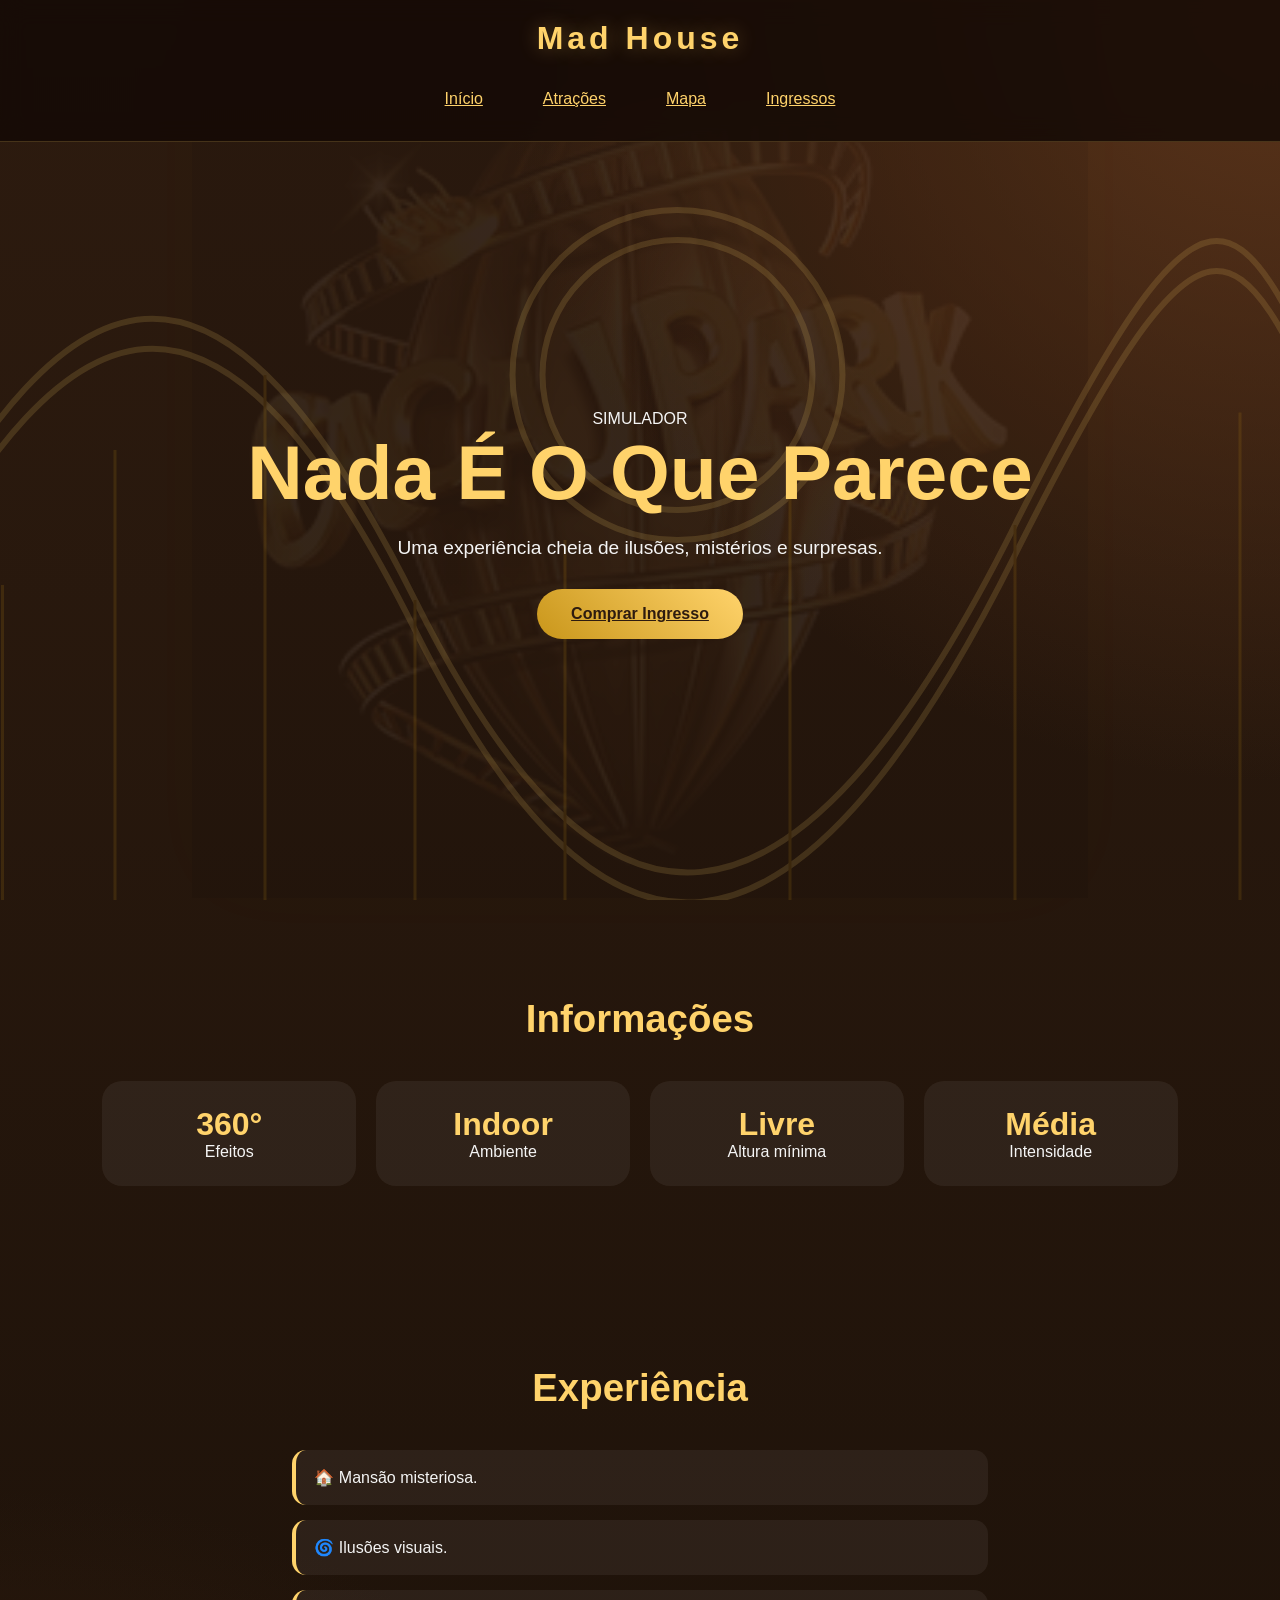
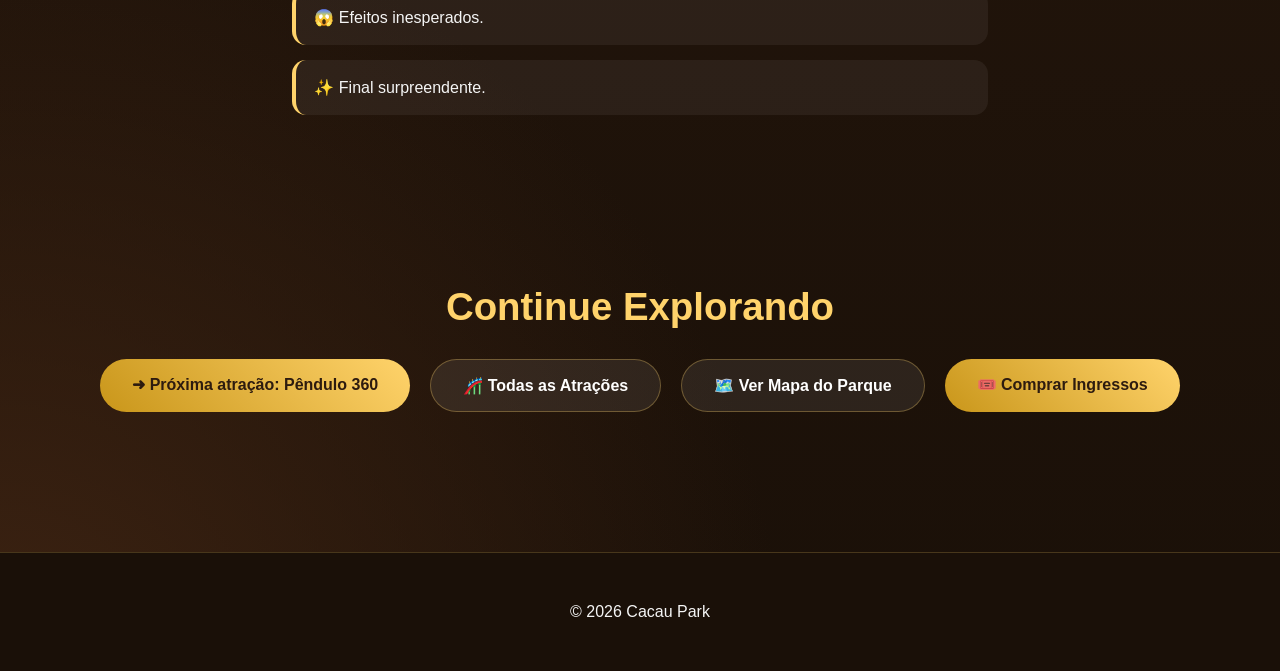
<file: mad-house.html>
<!DOCTYPE html>
<html lang="pt-BR">
<head>
<meta charset="UTF-8">
<meta name="viewport" content="width=device-width, initial-scale=1.0">
<title>Mad House - Cacau Park</title>
<link rel="stylesheet" href="style.css">
</head>
<body>

<header>
<h1>Mad House</h1>

<nav>
<a href="index.html">Início</a>
<a href="atracoes.html">Atrações</a>
<a href="mapa.html">Mapa</a>
<a href="ingressos.html">Ingressos</a>
</nav>
</header>

<section class="hero-atracao">

<span class="badge">SIMULADOR</span>

<h2>Nada É O Que Parece</h2>

<p>
Uma experiência cheia de ilusões, mistérios e surpresas.
</p>

<a href="ingressos.html" class="botao">Comprar Ingresso</a>

</section>

<section>

<h2>Informações</h2>

<div class="stats">

<div class="stat"><h3>360°</h3><p>Efeitos</p></div>

<div class="stat"><h3>Indoor</h3><p>Ambiente</p></div>

<div class="stat"><h3>Livre</h3><p>Altura mínima</p></div>

<div class="stat"><h3>Média</h3><p>Intensidade</p></div>

</div>

</section>

<section class="info">

<h2>Experiência</h2>

<ul>
<li>🏠 Mansão misteriosa.</li>
<li>🌀 Ilusões visuais.</li>
<li>😱 Efeitos inesperados.</li>
<li>✨ Final surpreendente.</li>
</ul>

</section>

<section class="navegacao-atracoes">

    <h2>Continue Explorando</h2>

    <div class="botoes-atracoes">

        <a href="pendulo360.html" class="botao-principal">
            ➜ Próxima atração: Pêndulo 360
        </a>

        <a href="atracoes.html" class="botao-secundario">
            🎢 Todas as Atrações
        </a>

        <a href="mapa.html" class="botao-secundario">
            🗺️ Ver Mapa do Parque
        </a>

        <a href="ingressos.html" class="botao-principal">
            🎟️ Comprar Ingressos
        </a>

    </div>

</section>

<footer>
<p>© 2026 Cacau Park</p>
</footer>

</body>
</html>
</file>
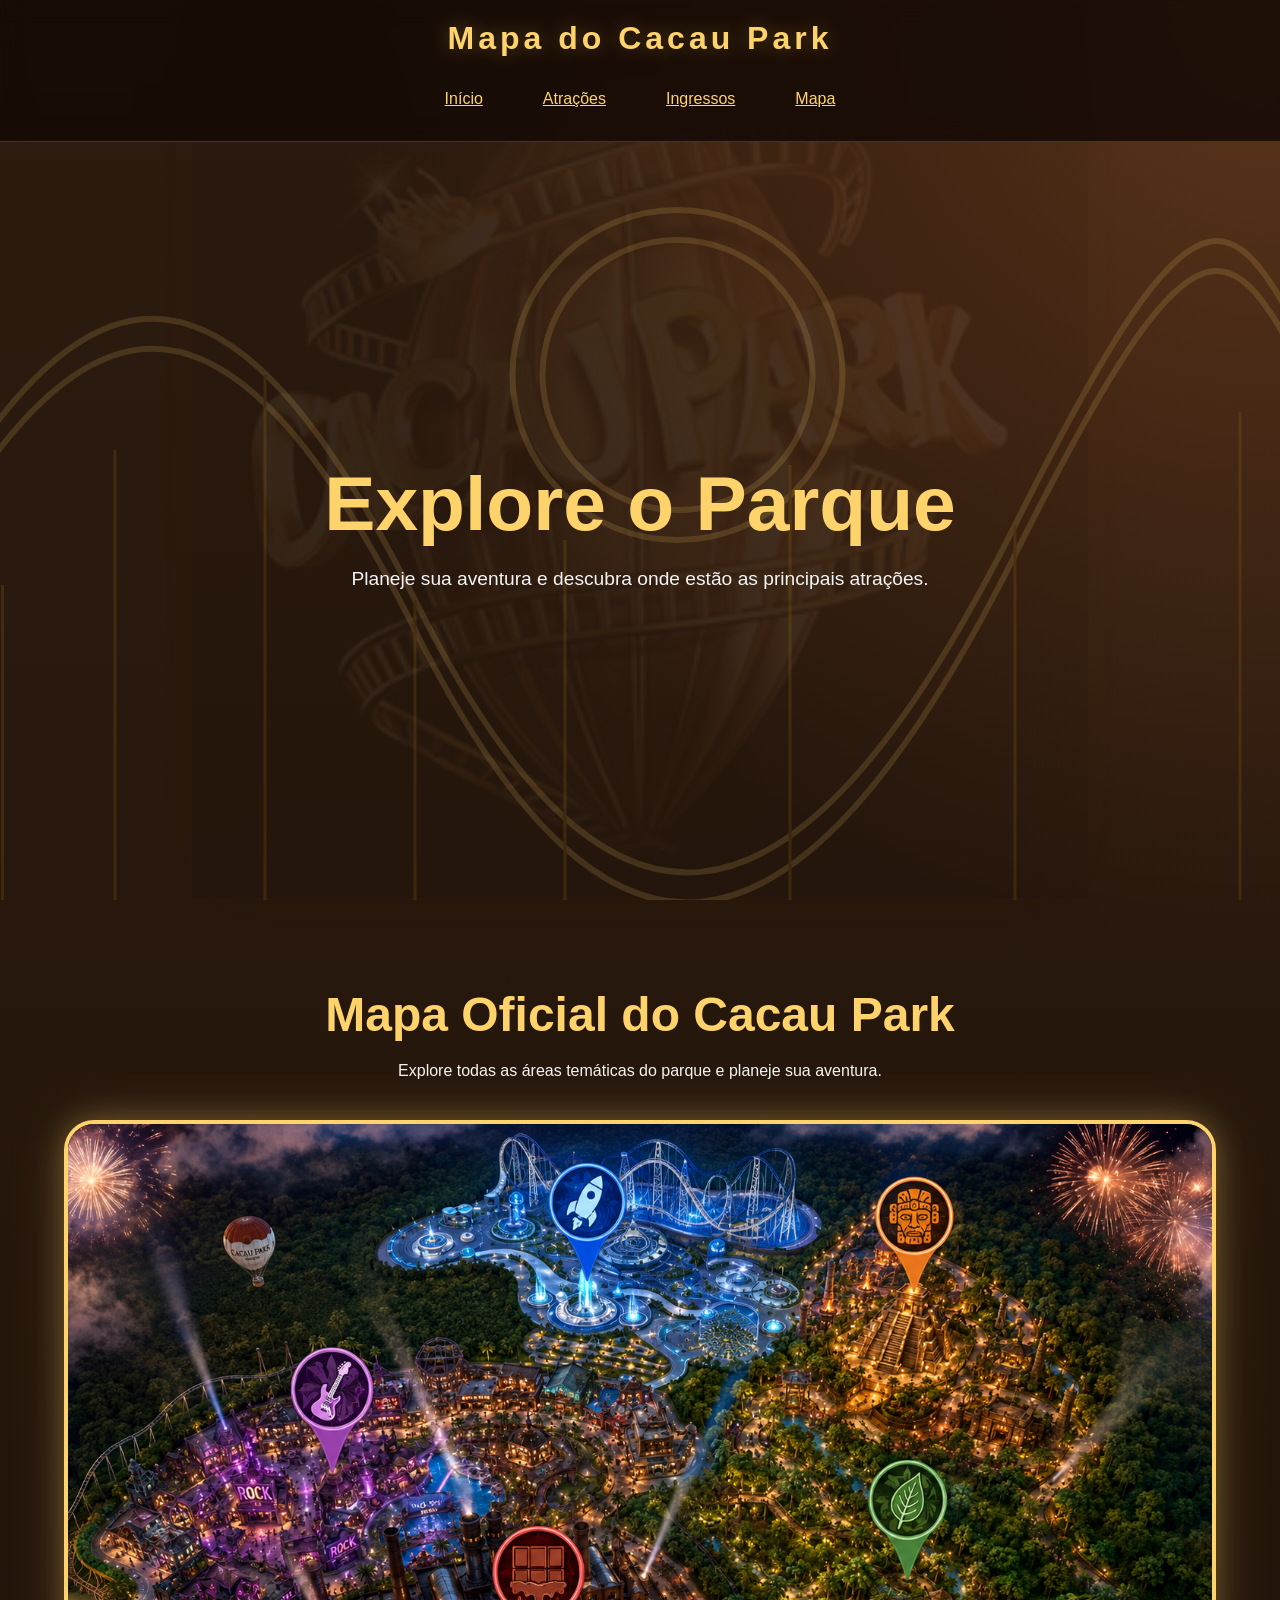
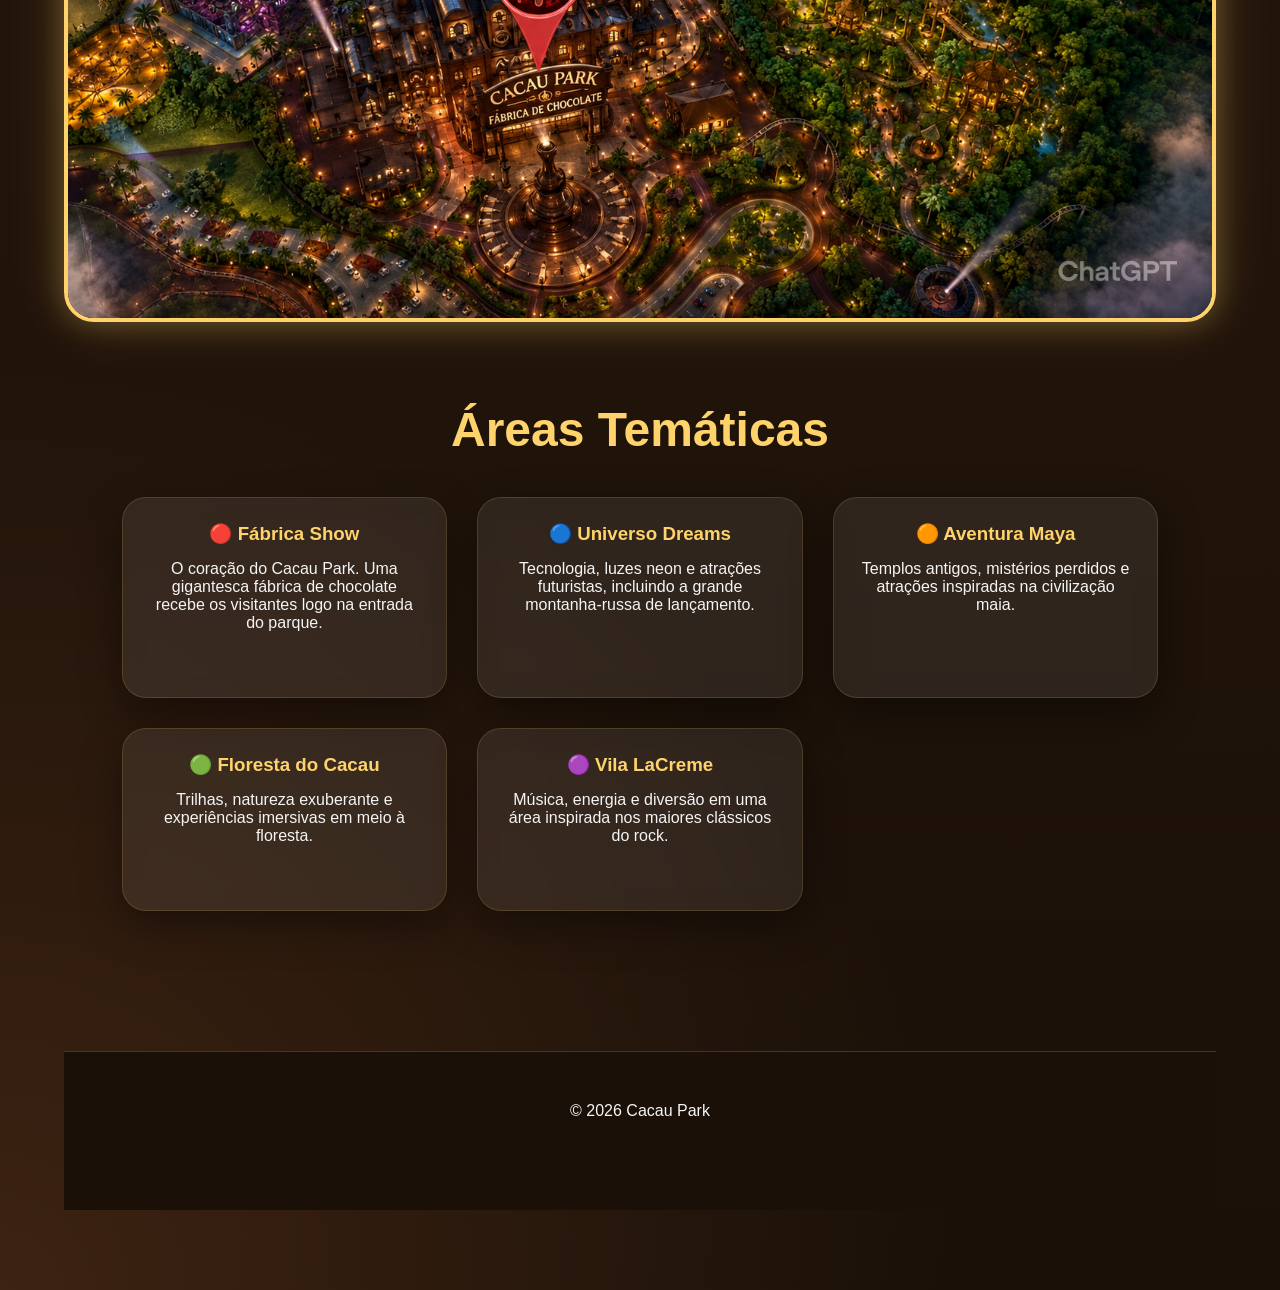
<file: mapa.html>
<!DOCTYPE html>
<html lang="pt-BR">
<head>
    <meta charset="UTF-8">
    <meta name="viewport" content="width=device-width, initial-scale=1.0">
    <title>Mapa do Parque - Cacau Park</title>
    <link rel="stylesheet" href="style.css">
</head>
<body>

<header>
    <h1>Mapa do Cacau Park</h1>

    <nav>
        <a href="index.html">Início</a>
        <a href="atracoes.html">Atrações</a>
        <a href="ingressos.html">Ingressos</a>
        <a href="mapa.html">Mapa</a>
    </nav>
</header>

<section class="hero-atracao">
    <h2>Explore o Parque</h2>
    <p>
        Planeje sua aventura e descubra onde estão as principais atrações.
    </p>
</section>

<section class="mapa-premium">

    <h2>Mapa Oficial do Cacau Park</h2>

    <p>
        Explore todas as áreas temáticas do parque e planeje sua aventura.
    </p>

    <div class="mapa-container">

        <img src="ChatGPT Image 9 de jun. de 2026, 18_25_19.png"
             alt="Mapa do Cacau Park"
             class="mapa-imagem">

    </div>

<section class="legenda-interativa">

    <h2>Áreas Temáticas</h2>

    <div class="cards">

        <div class="card">
            <h3>🔴 Fábrica Show</h3>
            <p>
                O coração do Cacau Park. Uma gigantesca fábrica de chocolate
                recebe os visitantes logo na entrada do parque.
            </p>
        </div>

        <div class="card">
            <h3>🔵 Universo Dreams</h3>
            <p>
                Tecnologia, luzes neon e atrações futuristas,
                incluindo a grande montanha-russa de lançamento.
            </p>
        </div>

        <div class="card">
            <h3>🟠 Aventura Maya</h3>
            <p>
                Templos antigos, mistérios perdidos e atrações
                inspiradas na civilização maia.
            </p>
        </div>

        <div class="card">
            <h3>🟢 Floresta do Cacau</h3>
            <p>
                Trilhas, natureza exuberante e experiências
                imersivas em meio à floresta.
            </p>
        </div>

        <div class="card">
            <h3>🟣 Vila LaCreme</h3>
            <p>
                Música, energia e diversão em uma área
                inspirada nos maiores clássicos do rock.
            </p>
        </div>

    </div>

</section>

<footer>
    <p>© 2026 Cacau Park</p>
</footer>

</body>
</html>
</file>
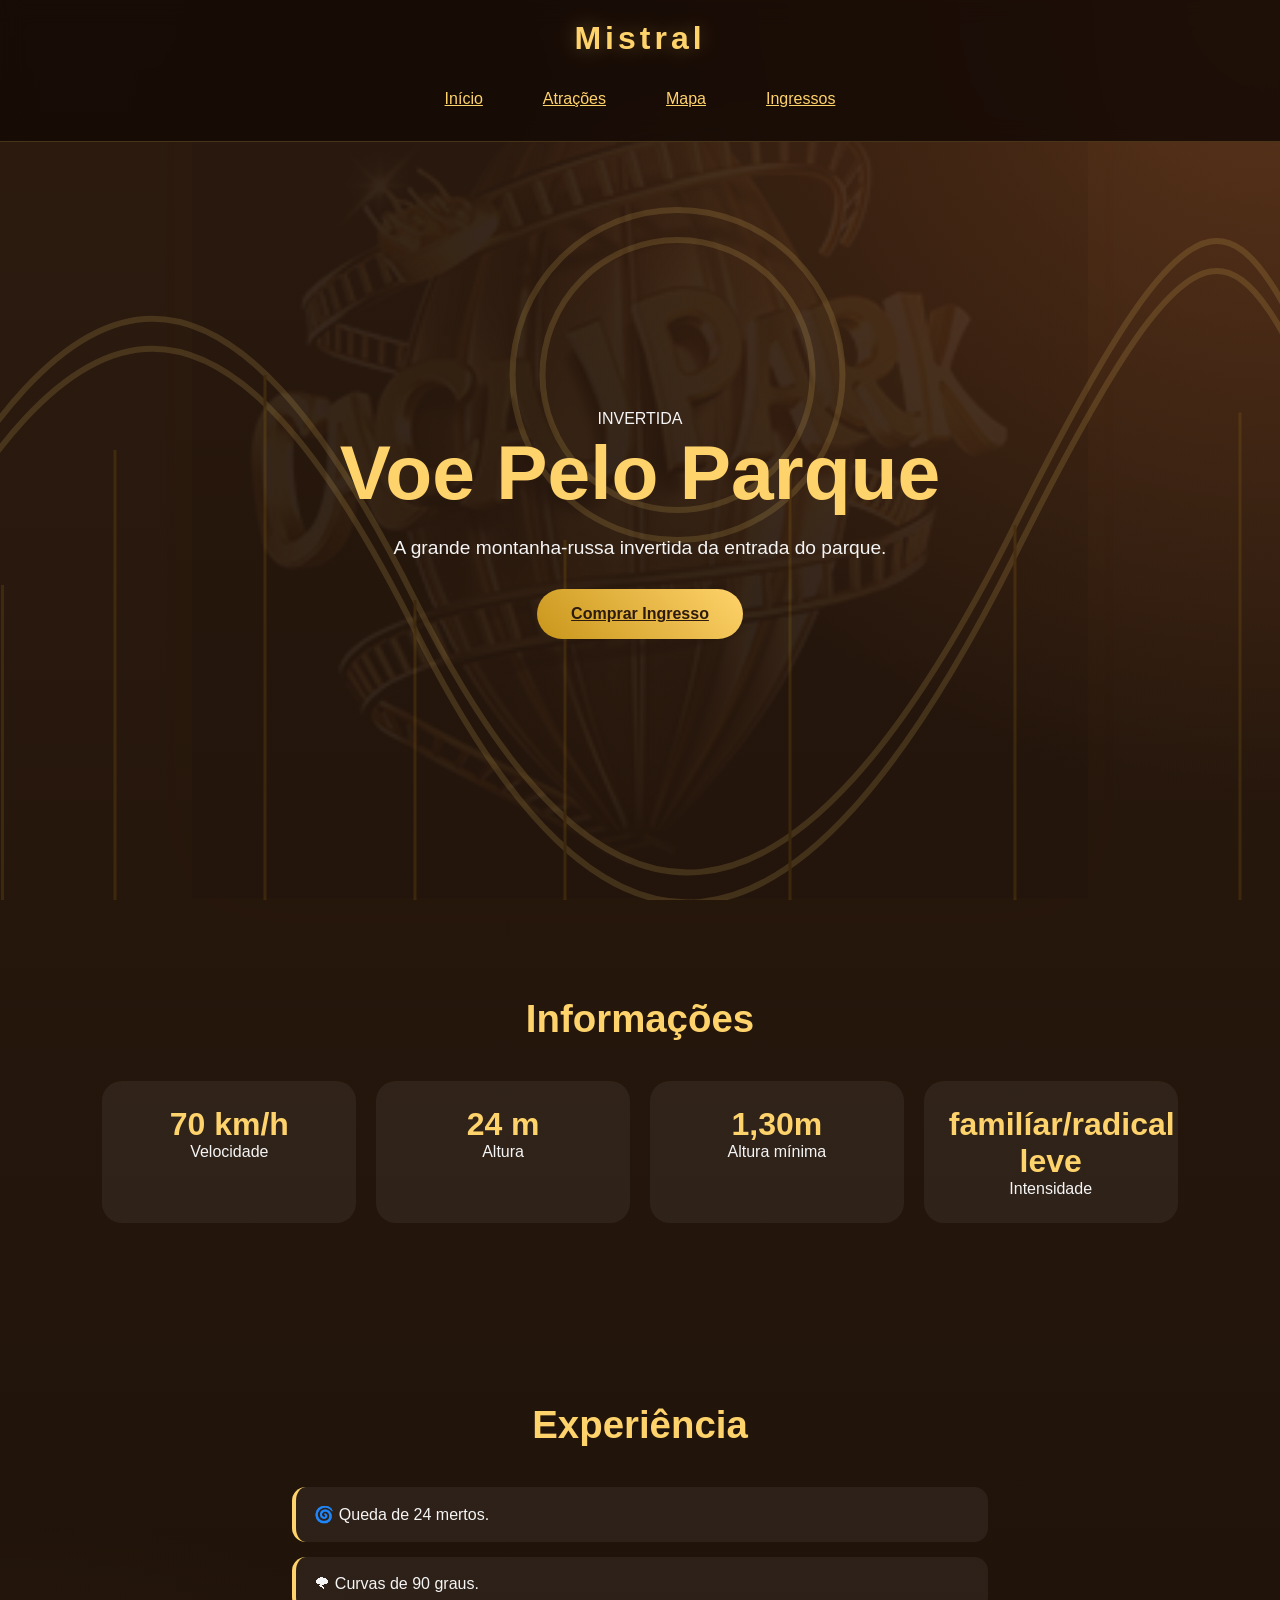
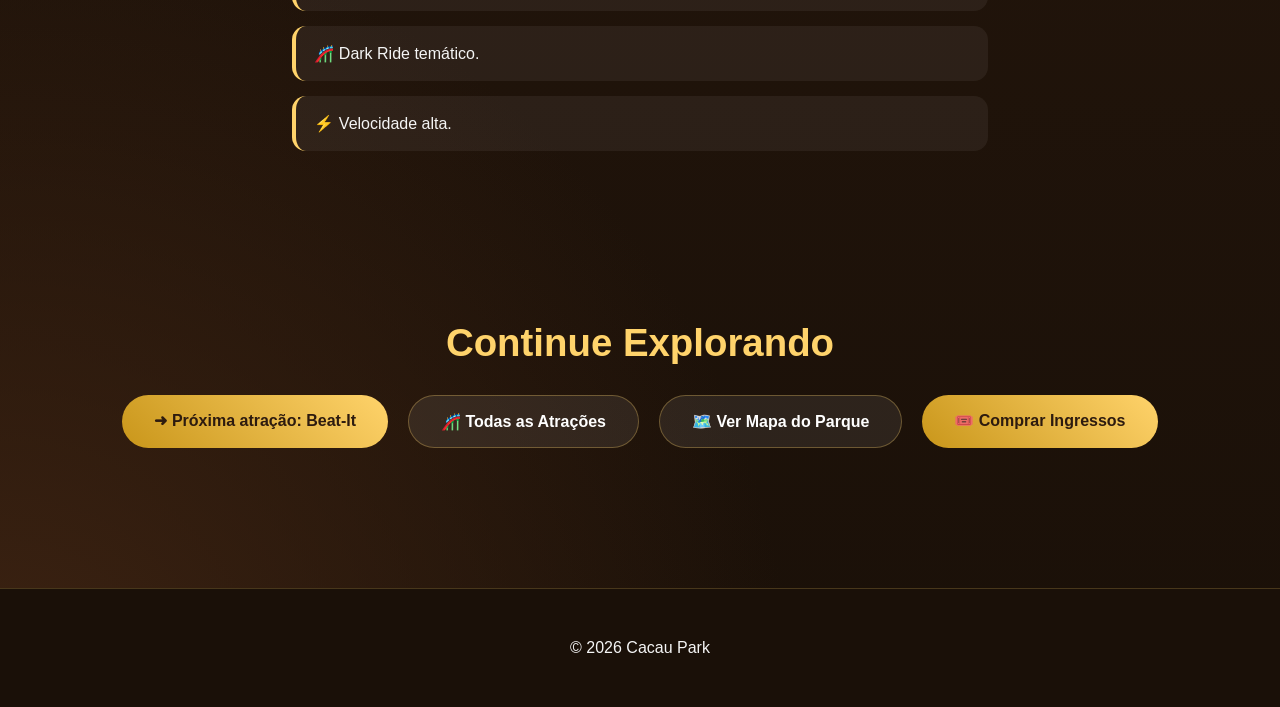
<file: mistral.html>
<!DOCTYPE html>
<html lang="pt-BR">
<head>
<meta charset="UTF-8">
<meta name="viewport" content="width=device-width, initial-scale=1.0">
<title>Mistral - Cacau Park</title>
<link rel="stylesheet" href="style.css">
</head>
<body>

<header>
<h1>Mistral</h1>

<nav>
<a href="index.html">Início</a>
<a href="atracoes.html">Atrações</a>
<a href="mapa.html">Mapa</a>
<a href="ingressos.html">Ingressos</a>
</nav>
</header>

<section class="hero-atracao">

<span class="badge">INVERTIDA</span>

<h2>Voe Pelo Parque</h2>

<p>
A grande montanha-russa invertida da entrada do parque.
</p>

<a href="ingressos.html" class="botao">Comprar Ingresso</a>

</section>

<section>

<h2>Informações</h2>

<div class="stats">

<div class="stat"><h3>70 km/h</h3><p>Velocidade</p></div>

<div class="stat"><h3>24 m</h3><p>Altura</p></div>

<div class="stat"><h3>1,30m</h3><p>Altura mínima</p></div>

<div class="stat"><h3>familíar/radical leve</h3><p>Intensidade</p></div>

</div>

</section>

<section class="info">

<h2>Experiência</h2>

<ul>
<li>🌀 Queda de 24 mertos.</li>
<li>🌪 Curvas de 90 graus.</li>
<li>🎢 Dark Ride temático.</li>
<li>⚡ Velocidade alta.</li>
</ul>

</section>

<section class="navegacao-atracoes">

    <h2>Continue Explorando</h2>

    <div class="botoes-atracoes">

        <a href="beat-it.html" class="botao-principal">
            ➜ Próxima atração: Beat-It
        </a>

        <a href="atracoes.html" class="botao-secundario">
            🎢 Todas as Atrações
        </a>

        <a href="mapa.html" class="botao-secundario">
            🗺️ Ver Mapa do Parque
        </a>

        <a href="ingressos.html" class="botao-principal">
            🎟️ Comprar Ingressos
        </a>

    </div>

</section>

<footer>
<p>© 2026 Cacau Park</p>
</footer>

</body>
</html>
</file>
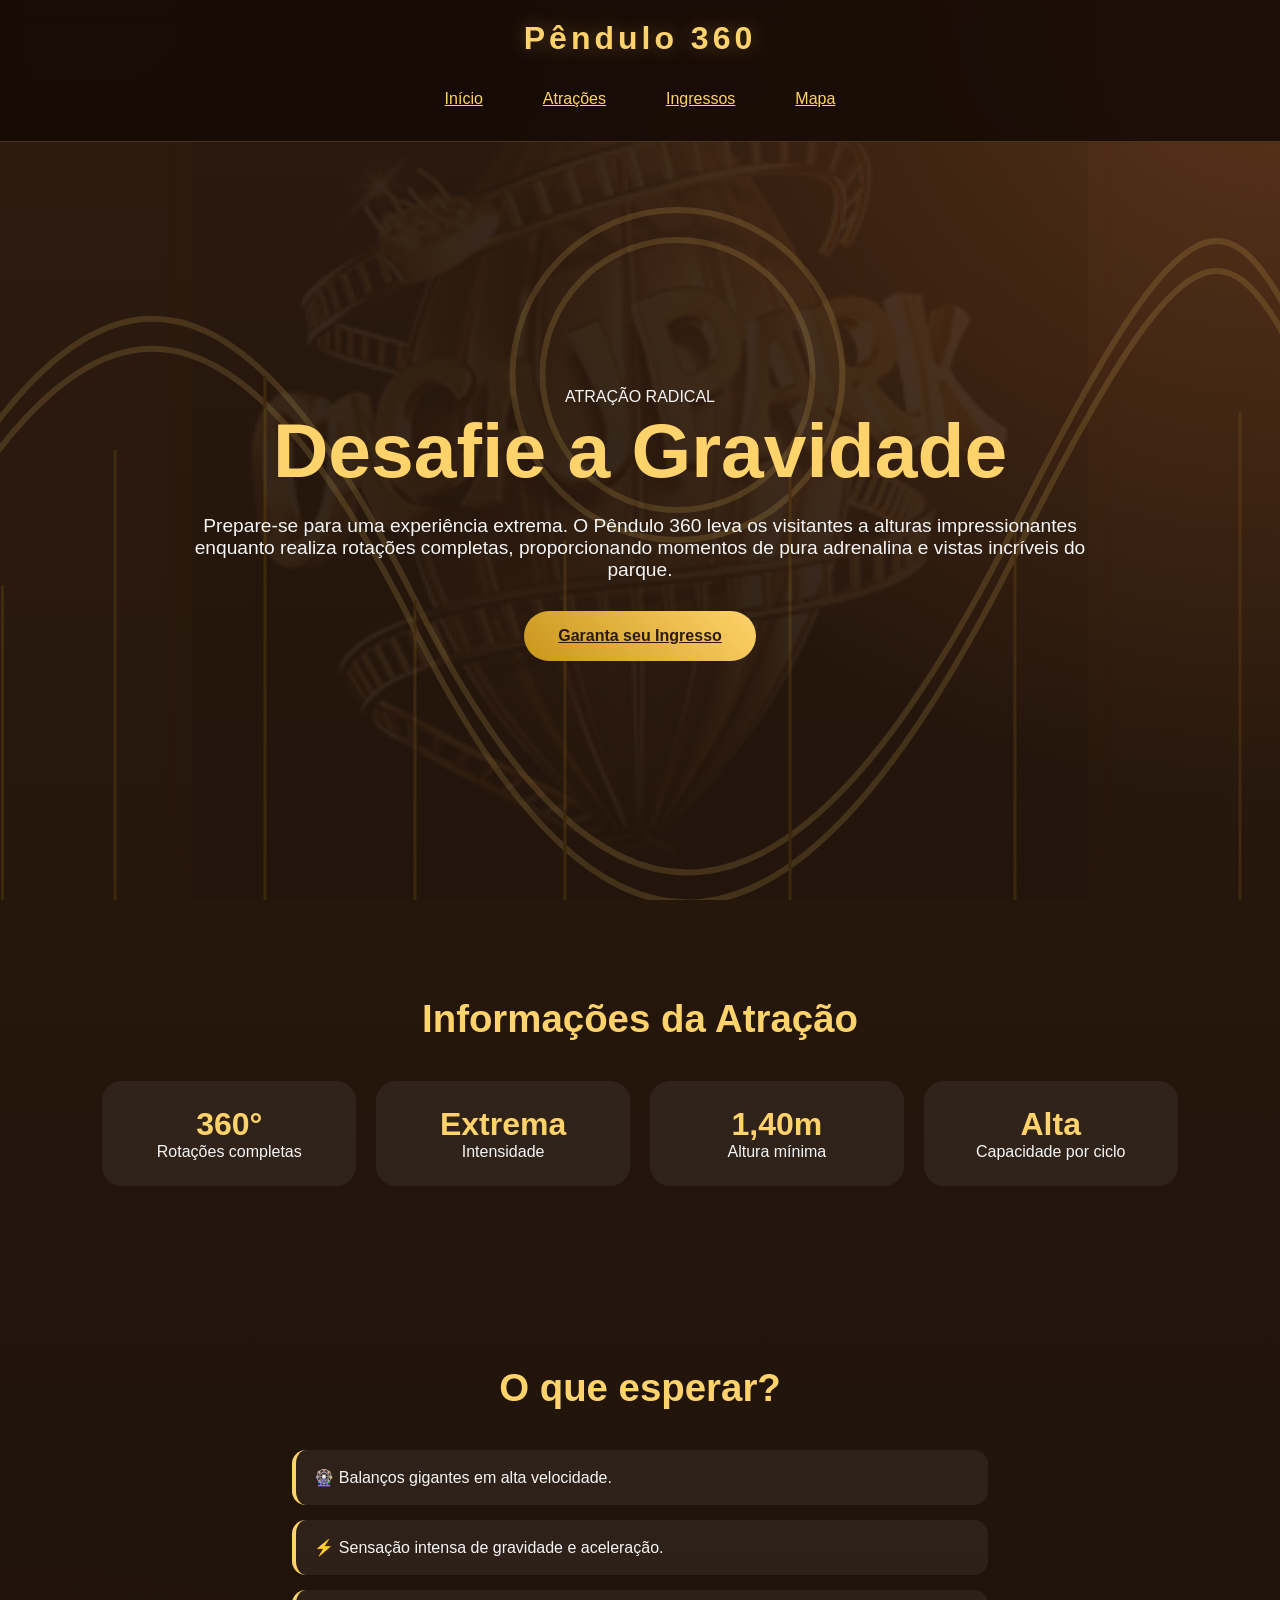
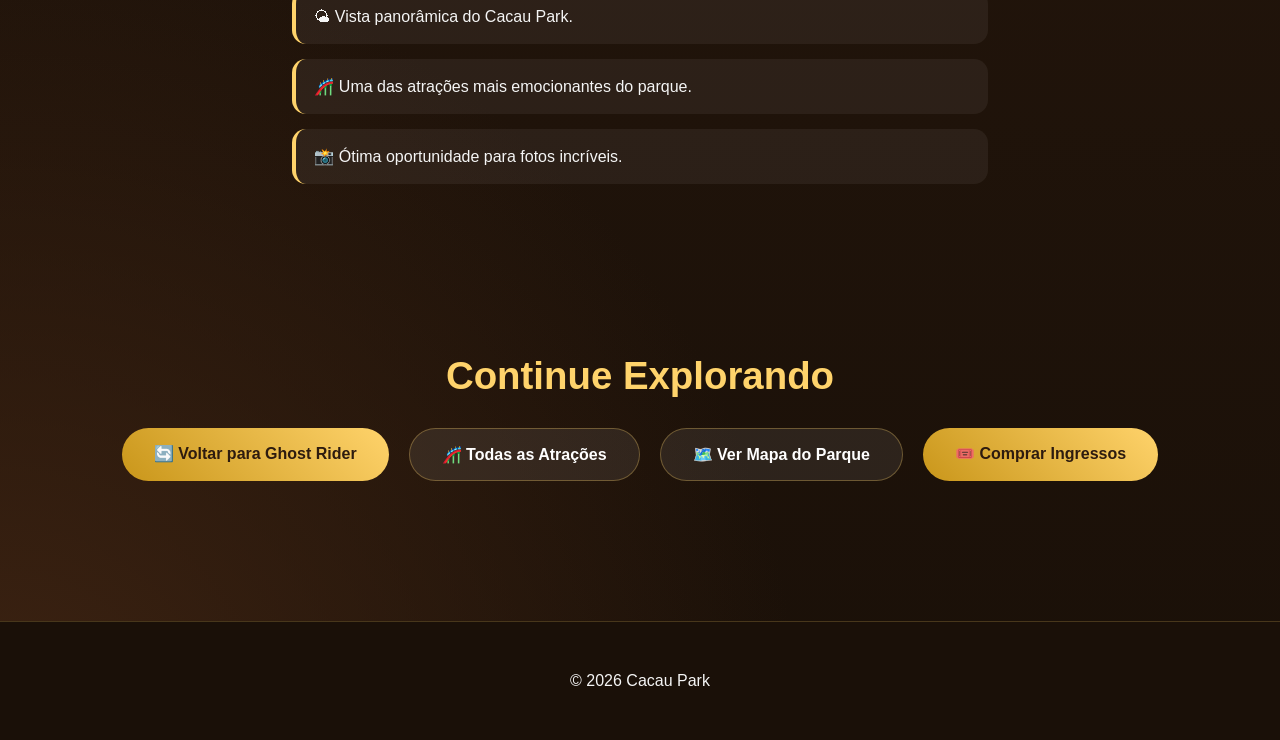
<file: pendulo360.html>
<!DOCTYPE html>
<html lang="pt-BR">
<head>
<meta charset="UTF-8">
<meta name="viewport" content="width=device-width, initial-scale=1.0">
<title>Pêndulo 360 - Cacau Park</title>
<link rel="stylesheet" href="style.css">
</head>
<body>

<header>
    <h1>Pêndulo 360</h1>

    <nav>
        <a href="index.html">Início</a>
        <a href="atracoes.html">Atrações</a>
        <a href="ingressos.html">Ingressos</a>
        <a href="mapa.html">Mapa</a>
    </nav>
</header>

<section class="hero-atracao">

    <span class="badge">ATRAÇÃO RADICAL</span>

    <h2>Desafie a Gravidade</h2>

    <p>
        Prepare-se para uma experiência extrema. O Pêndulo 360 leva os visitantes
        a alturas impressionantes enquanto realiza rotações completas, proporcionando
        momentos de pura adrenalina e vistas incríveis do parque.
    </p>

    <a href="ingressos.html" class="botao">
        Garanta seu Ingresso
    </a>

</section>

<section>

    <h2>Informações da Atração</h2>

    <div class="stats">

        <div class="stat">
            <h3>360°</h3>
            <p>Rotações completas</p>
        </div>

        <div class="stat">
            <h3>Extrema</h3>
            <p>Intensidade</p>
        </div>

        <div class="stat">
            <h3>1,40m</h3>
            <p>Altura mínima</p>
        </div>

        <div class="stat">
            <h3>Alta</h3>
            <p>Capacidade por ciclo</p>
        </div>

    </div>

</section>

<section class="info">

    <h2>O que esperar?</h2>

    <ul>
        <li>🎡 Balanços gigantes em alta velocidade.</li>
        <li>⚡ Sensação intensa de gravidade e aceleração.</li>
        <li>🌤 Vista panorâmica do Cacau Park.</li>
        <li>🎢 Uma das atrações mais emocionantes do parque.</li>
        <li>📸 Ótima oportunidade para fotos incríveis.</li>
    </ul>

</section>

<section class="navegacao-atracoes">

    <h2>Continue Explorando</h2>

    <div class="botoes-atracoes">

        <a href="ghost-rider.html" class="botao-principal">
            🔄 Voltar para Ghost Rider
        </a>

        <a href="atracoes.html" class="botao-secundario">
            🎢 Todas as Atrações
        </a>

        <a href="mapa.html" class="botao-secundario">
            🗺️ Ver Mapa do Parque
        </a>

        <a href="ingressos.html" class="botao-principal">
            🎟️ Comprar Ingressos
        </a>

    </div>

</section>

<footer>

    <p>© 2026 Cacau Park</p>


</footer>

</body>
</html>
</file>
<file: style.css>
/* =====================================================
   CACAU PARK PREMIUM THEME
   Versão Premium - HTML + CSS
   ===================================================== */

/* RESET */
*,
*::before,
*::after{
    margin:0;
    padding:0;
    box-sizing:border-box;
}

:root{
    --bg:#2d1b0f;
    --bg2:#4a2b15;
    --bg3:#1a1008;
    --gold:#ffd36b;
    --gold-dark:#c9961a;
    --white:#f5f5f5;
    --card:rgba(255,255,255,.08);
    --glass:rgba(255,255,255,.06);
    --shadow:0 15px 40px rgba(0,0,0,.4);
    --radius:24px;
}

html{
    scroll-behavior:smooth;
}

body{
    font-family:"Segoe UI",sans-serif;
    color:var(--white);
    background:
        radial-gradient(circle at top right,#5b341a 0%,transparent 30%),
        radial-gradient(circle at bottom left,#3d2312 0%,transparent 30%),
        linear-gradient(180deg,var(--bg),var(--bg3));
    min-height:100vh;
    overflow-x:hidden;
}

/* DECORAÇÕES */
body::before{
    content:"";
    position:fixed;
    inset:0;
    pointer-events:none;
    opacity:.06;
    background-image:
    repeating-linear-gradient(
        90deg,
        transparent 0,
        transparent 80px,
        var(--gold) 81px,
        transparent 82px
    );
}

header{
    position:sticky;
    top:0;
    z-index:999;
    backdrop-filter:blur(12px);
    background:rgba(20,10,5,.85);
    border-bottom:1px solid rgba(255,211,107,.2);
}

header h1{
    text-align:center;
    color:var(--gold);
    padding:20px;
    letter-spacing:4px;
    text-shadow:0 0 20px rgba(255,211,107,.3);
}

nav{
    display:flex;
    justify-content:center;
    gap:18px;
    flex-wrap:wrap;
    padding:0 10px 20px;
}

nav a{
    color:var(--gold);
    padding:12px 20px;
    border-radius:999px;
    transition:.3s;
    border:1px solid transparent;
}

nav a:hover{
    background:var(--gold);
    color:var(--bg);
    transform:translateY(-3px);
}

/* HERO */
.hero,
.hero-atracao{
    min-height:85vh;
    display:flex;
    flex-direction:column;
    justify-content:center;
    align-items:center;
    text-align:center;
    padding:40px;
}

.hero h2,
.hero-atracao h2{
    font-size:clamp(2.5rem,6vw,6rem);
    color:var(--gold);
    margin-bottom:20px;
}

.hero p,
.hero-atracao p{
    max-width:900px;
    font-size:1.2rem;
}

.botao,
button{
    margin-top:30px;
    padding:16px 34px;
    border:none;
    border-radius:999px;
    background:linear-gradient(45deg,var(--gold-dark),var(--gold));
    color:var(--bg);
    font-weight:700;
    cursor:pointer;
    transition:.3s;
}

.botao:hover,
button:hover{
    transform:translateY(-4px) scale(1.03);
    box-shadow:0 0 30px rgba(255,211,107,.5);
}

section{
    padding:90px 8%;
}

/* TÍTULOS */
section h2{
    text-align:center;
    color:var(--gold);
    margin-bottom:40px;
    font-size:2.4rem;
}

/* CARDS */
.cards{
    display:grid;
    grid-template-columns:repeat(auto-fit,minmax(280px,1fr));
    gap:30px;
}

.card{
    background:var(--card);
    backdrop-filter:blur(10px);
    border:1px solid rgba(255,211,107,.15);
    border-radius:var(--radius);
    padding:25px;
    transition:.4s;
    box-shadow:var(--shadow);
}

.card:hover{
    transform:translateY(-12px) rotateX(3deg);
    border-color:var(--gold);
}

.card h2,
.card h3{
    color:var(--gold);
    margin-bottom:15px;
}

.card img{
    width:100%;
    border-radius:18px;
    margin-bottom:15px;
}

/* ATRAÇÕES */
.info{
    max-width:900px;
    margin:auto;
}

.info ul{
    list-style:none;
    display:grid;
    gap:15px;
}

.info li{
    padding:18px;
    border-radius:14px;
    background:var(--glass);
    border-left:4px solid var(--gold);
}

/* MAPA */
.mapa-container{
    display:grid;
    grid-template-columns:repeat(auto-fit,minmax(250px,1fr));
    gap:25px;
}

.area{
    background:var(--glass);
    border:2px solid rgba(255,211,107,.3);
    padding:25px;
    border-radius:20px;
    transition:.3s;
}

.area:hover{
    transform:translateY(-8px);
    box-shadow:0 0 25px rgba(255,211,107,.25);
}

.area h3{
    color:var(--gold);
    margin-bottom:10px;
}

/* INGRESSOS */
.ticket-grid{
    display:grid;
    grid-template-columns:repeat(auto-fit,minmax(280px,1fr));
    gap:25px;
}

.ticket{
    text-align:center;
    background:var(--glass);
    border-radius:24px;
    padding:35px;
    border:1px solid rgba(255,211,107,.2);
}

.ticket .preco{
    font-size:3rem;
    color:var(--gold);
    margin:20px 0;
}

/* FORMULÁRIOS */
form{
    max-width:800px;
    margin:auto;
    display:flex;
    flex-direction:column;
    gap:15px;
}

input,
textarea{
    background:rgba(255,255,255,.05);
    border:1px solid rgba(255,211,107,.2);
    color:white;
    padding:15px;
    border-radius:14px;
}

textarea{
    min-height:180px;
}

/* GALERIA */
.gallery{
    display:grid;
    grid-template-columns:repeat(auto-fit,minmax(250px,1fr));
    gap:20px;
}

.gallery img{
    border-radius:18px;
    transition:.4s;
}

.gallery img:hover{
    transform:scale(1.05);
}

/* ESTATÍSTICAS */
.stats{
    display:grid;
    grid-template-columns:repeat(auto-fit,minmax(180px,1fr));
    gap:20px;
}

.stat{
    text-align:center;
    background:var(--glass);
    padding:25px;
    border-radius:20px;
}

.stat h3{
    color:var(--gold);
    font-size:2rem;
}

/* FAQ */
.faq{
    max-width:1000px;
    margin:auto;
}

.faq details{
    margin-bottom:15px;
    background:var(--glass);
    border-radius:14px;
    padding:15px;
}

.faq summary{
    cursor:pointer;
    color:var(--gold);
    font-weight:bold;
}

/* RODAPÉ */
footer{
    margin-top:60px;
    background:var(--bg3);
    text-align:center;
    padding:50px 20px;
    border-top:1px solid rgba(255,211,107,.2);
}

/* UTILITÁRIOS */
.center{text-align:center;}
.mt-1{margin-top:10px;}
.mt-2{margin-top:20px;}
.mt-3{margin-top:30px;}
.mt-4{margin-top:40px;}
.mb-1{margin-bottom:10px;}
.mb-2{margin-bottom:20px;}
.mb-3{margin-bottom:30px;}
.mb-4{margin-bottom:40px;}

/* ANIMAÇÕES */
@keyframes flutuar{
    0%{transform:translateY(0);}
    50%{transform:translateY(-10px);}
    100%{transform:translateY(0);}
}

@keyframes brilho{
    0%{box-shadow:0 0 0 rgba(255,211,107,0);}
    50%{box-shadow:0 0 25px rgba(255,211,107,.4);}
    100%{box-shadow:0 0 0 rgba(255,211,107,0);}
}

.logo-animada{
    animation:flutuar 4s infinite ease-in-out;
}

.destaque{
    animation:brilho 3s infinite;
}

/* RESPONSIVO */
@media(max-width:900px){
    section{
        padding:70px 6%;
    }
}

@media(max-width:600px){
    nav{
        flex-direction:column;
        align-items:center;
    }

    .hero h2,
    .hero-atracao h2{
        font-size:2.5rem;
    }

    section{
        padding:50px 5%;
    }
}

/* ===== TRILHOS DE MONTANHA-RUSSA ===== */

body{
    overflow-x:hidden;
}

body::after{
    content:"";
    position:fixed;
    inset:0;
    z-index:-1;
    pointer-events:none;
    opacity:.15;

    background-image:url("data:image/svg+xml,%3Csvg xmlns='http://www.w3.org/2000/svg' viewBox='0 0 2000 1200'%3E%3Cg stroke='%23FFD36B' fill='none'%3E%3Cpath d='M0 800 C250 300 450 300 700 800 S1200 1300 1500 700 S1800 300 2000 700' stroke-width='8'/%3E%3Cpath d='M0 840 C250 340 450 340 700 840 S1200 1340 1500 740 S1800 340 2000 740' stroke-width='8'/%3E%3Ccircle cx='1050' cy='500' r='180' stroke-width='8'/%3E%3Ccircle cx='1050' cy='500' r='220' stroke-width='8'/%3E%3C/g%3E%3Cg stroke='%23C9961A' stroke-width='4'%3E%3Cline x1='150' y1='780' x2='150' y2='1200'/%3E%3Cline x1='300' y1='600' x2='300' y2='1200'/%3E%3Cline x1='500' y1='500' x2='500' y2='1200'/%3E%3Cline x1='700' y1='800' x2='700' y2='1200'/%3E%3Cline x1='900' y1='720' x2='900' y2='1200'/%3E%3Cline x1='1200' y1='620' x2='1200' y2='1200'/%3E%3Cline x1='1500' y1='700' x2='1500' y2='1200'/%3E%3Cline x1='1800' y1='550' x2='1800' y2='1200'/%3E%3C/g%3E%3C/svg%3E");

    background-size:cover;
    background-position:center;
    background-repeat:no-repeat;
}

/* ==========================
   MAPA PREMIUM
========================== */

.mapa-premium{
    text-align:center;
    padding:80px 5%;
}

.mapa-premium h2{
    color:#ffd36b;
    font-size:3rem;
    margin-bottom:20px;
}

.mapa-premium p{
    max-width:800px;
    margin:auto;
    margin-bottom:40px;
}

.mapa-container{
    display:flex;
    justify-content:center;
}

.mapa-imagem{
    width:100%;
    max-width:1400px;
    border-radius:30px;

    border:4px solid #ffd36b;

    box-shadow:
    0 0 30px rgba(255,211,107,.3),
    0 0 60px rgba(255,211,107,.15);

    transition:.4s;
}

.mapa-imagem:hover{
    transform:scale(1.02);
}

.legenda-mapa{
    margin-top:30px;

    display:flex;
    justify-content:center;
    gap:20px;
    flex-wrap:wrap;
}

.legenda-item{
    background:rgba(255,255,255,.08);

    border:1px solid rgba(255,211,107,.3);

    padding:12px 20px;

    border-radius:999px;
}

/* ===== CARDS DO MAPA ===== */

.legenda-interativa{
    padding:80px 5%;
    text-align:center;
}

.legenda-interativa h2{
    margin-bottom:40px;
    color:#ffd36b;
}

.legenda-interativa .card{
    cursor:pointer;
    transition:.4s;
}

.legenda-interativa .card:hover{
    transform:translateY(-12px) scale(1.04);
    border-color:#ffd36b;

    box-shadow:
    0 0 20px rgba(255,211,107,.35),
    0 0 40px rgba(255,211,107,.2);
}

.legenda-interativa .card h3{
    margin-bottom:15px;
    color:#ffd36b;
}

/* ===================================
   BOTÕES DAS ATRAÇÕES
=================================== */

.navegacao-atracoes{
    text-align:center;
    padding:80px 5%;
}

.navegacao-atracoes h2{
    color:#ffd36b;
    margin-bottom:30px;
}

.botoes-atracoes{
    display:flex;
    justify-content:center;
    gap:20px;
    flex-wrap:wrap;
}

.botao-principal{
    background:linear-gradient(
        45deg,
        #c9961a,
        #ffd36b
    );

    color:#2d1b0f;
    padding:16px 32px;
    border-radius:50px;
    text-decoration:none;
    font-weight:bold;
    transition:.3s;
}

.botao-secundario{
    background:rgba(255,255,255,.08);
    border:1px solid rgba(255,211,107,.3);

    color:white;
    padding:16px 32px;
    border-radius:50px;
    text-decoration:none;
    font-weight:bold;
    transition:.3s;
}

.botao-principal:hover,
.botao-secundario:hover{
    transform:translateY(-5px);
    box-shadow:0 0 20px rgba(255,211,107,.35);
}

/* ==========================
   BOTÃO DOS CARDS
========================== */

.botao-card{
    display:inline-block;
    margin-top:20px;

    padding:12px 24px;

    background:linear-gradient(
        45deg,
        #c9961a,
        #ffd36b
    );

    color:#2d1b0f;
    font-weight:bold;

    text-decoration:none;

    border-radius:30px;

    transition:.3s;
}

.botao-card:hover{
    transform:translateY(-4px);

    box-shadow:
    0 0 15px rgba(255,211,107,.4),
    0 0 30px rgba(255,211,107,.2);
}

/* Card inteiro mais bonito */

.card{
    display:flex;
    flex-direction:column;
    justify-content:space-between;
}

.card p{
    flex-grow:1;
}

/* ======================================
   PROMOÇÃO DE INAUGURAÇÃO
====================================== */

.promocao-inauguracao{
    text-align:center;
    padding:90px 5%;
}

.promo-badge{
    display:inline-block;
    background:linear-gradient(45deg,#ffd36b,#ffefb0);

    color:#2d1b0f;

    font-weight:900;

    padding:14px 30px;

    border-radius:999px;

    margin-bottom:25px;

    box-shadow:0 0 25px rgba(255,211,107,.4);
}

.promocao-inauguracao h2{
    font-size:clamp(2rem,5vw,4rem);

    color:#ffd36b;

    margin-bottom:20px;
}

.promo-texto{
    max-width:900px;
    margin:auto;
    margin-bottom:50px;

    font-size:1.1rem;
}

.promo-cards{
    display:grid;

    grid-template-columns:
    repeat(auto-fit,minmax(280px,1fr));

    gap:30px;
}

.promo-card{
    position:relative;

    background:rgba(255,255,255,.08);

    backdrop-filter:blur(10px);

    border:1px solid rgba(255,211,107,.2);

    border-radius:25px;

    padding:35px;

    transition:.4s;
}

.promo-card:hover{
    transform:translateY(-10px);

    box-shadow:
    0 0 25px rgba(255,211,107,.3);
}

.tag-oferta{
    position:absolute;

    top:15px;
    right:15px;

    background:#ffd36b;

    color:#2d1b0f;

    padding:8px 15px;

    border-radius:999px;

    font-size:.8rem;

    font-weight:bold;
}

.preco{
    margin:25px 0;
}

.preco-antigo{
    display:block;

    text-decoration:line-through;

    opacity:.6;
}

.preco-atual{
    display:block;

    font-size:3rem;

    font-weight:bold;

    color:#ffd36b;
}

.promo-card ul{
    list-style:none;

    margin:25px 0;

    text-align:left;
}

.promo-card li{
    margin-bottom:12px;
}

.botao-promo{
    display:inline-block;

    background:linear-gradient(
        45deg,
        #c9961a,
        #ffd36b
    );

    color:#2d1b0f;

    text-decoration:none;

    padding:14px 28px;

    border-radius:999px;

    font-weight:bold;

    transition:.3s;
}

.botao-promo:hover{
    transform:scale(1.05);

    box-shadow:
    0 0 20px rgba(255,211,107,.4);
}

.destaque{
    border:2px solid #ffd36b;

    transform:scale(1.03);
}

.botao-card{
    display:inline-block;
    margin-top:20px;
    padding:12px 24px;
    border-radius:30px;
    text-decoration:none;
    font-weight:bold;

    background:linear-gradient(
        45deg,
        #c9961a,
        #ffd36b
    );

    color:#2d1b0f;

    transition:.3s;
}

.botao-card:hover{
    transform:translateY(-4px);
    box-shadow:0 0 15px rgba(255,211,107,.4);
}

/* ================================= */
/* INGRESSOS */
/* ================================= */

.hero-ingressos{
    text-align:center;
    padding:100px 5%;
}

.hero-ingressos h2{
    font-size:4rem;
    color:#ffd36b;
    margin-bottom:20px;
}

.ingresso{
    position:relative;
}

.preco{
    font-size:3rem;
    font-weight:bold;
    color:#ffd36b;
    margin:20px 0;
}

.ingresso ul{
    list-style:none;
    text-align:left;
    margin:20px 0;
}

.ingresso li{
    margin-bottom:10px;
}

.tag-oferta{
    position:absolute;
    top:15px;
    right:15px;

    background:#ffd36b;
    color:#2d1b0f;

    padding:8px 15px;
    border-radius:999px;

    font-size:.8rem;
    font-weight:bold;
}

.destaque{
    border:2px solid #ffd36b;
    transform:scale(1.03);
}

/* ================================= */
/* FORMULÁRIO DE INGRESSOS */
/* ================================= */

.formulario-ingressos,
.pagamento{
    padding:80px 5%;
    text-align:center;
}

.form-ingresso{
    max-width:900px;
    margin:auto;

    display:grid;
    grid-template-columns:repeat(auto-fit,minmax(250px,1fr));
    gap:20px;
}

.campo{
    display:flex;
    flex-direction:column;
    text-align:left;
}

.campo label{
    margin-bottom:8px;
    color:#ffd36b;
    font-weight:bold;
}

.campo input,
.campo select{
    padding:15px;

    border:none;
    border-radius:15px;

    background:rgba(255,255,255,.08);
    color:white;

    outline:none;
}

.campo input:focus,
.campo select:focus{
    box-shadow:0 0 15px rgba(255,211,107,.3);
}

.botao-comprar{
    grid-column:1/-1;

    padding:18px;

    border:none;
    border-radius:50px;

    background:linear-gradient(
        45deg,
        #c9961a,
        #ffd36b
    );

    color:#2d1b0f;

    font-size:1.1rem;
    font-weight:bold;

    cursor:pointer;

    transition:.3s;
}

.botao-comprar:hover{
    transform:translateY(-5px);

    box-shadow:
    0 0 20px rgba(255,211,107,.4);
}

/* ================================= */
/* COMPRA REALIZADA */
/* ================================= */

.compra-sucesso{
    min-height:70vh;

    display:flex;
    justify-content:center;
    align-items:center;

    padding:80px 5%;
}

.sucesso-card{
    max-width:900px;
    width:100%;

    text-align:center;

    background:rgba(255,255,255,.06);

    border:1px solid rgba(255,211,107,.2);

    border-radius:30px;

    padding:60px;
}

.icone-sucesso{
    font-size:6rem;
    margin-bottom:20px;
}

.sucesso-card h2{
    color:#ffd36b;
    font-size:3rem;
    margin-bottom:20px;
}

.sucesso-card p{
    margin-bottom:40px;
}

.info-compra{
    display:grid;
    grid-template-columns:repeat(auto-fit,minmax(200px,1fr));
    gap:20px;

    margin-bottom:40px;
}

.info-item{
    background:rgba(255,255,255,.05);

    padding:25px;

    border-radius:20px;
}

.info-item h3{
    color:#ffd36b;
    margin-bottom:10px;
}

.acoes{
    display:flex;
    justify-content:center;
    gap:20px;
    flex-wrap:wrap;
}

/* ==========================
   CAMPOS DE COMPRA
========================== */

#tipoIngresso,
#dataVisita{
    width:100%;

    padding:15px;

    border:none;
    border-radius:15px;

    background:rgba(255,255,255,.08);

    color:white;

    font-size:1rem;

    transition:.3s;
}

#tipoIngresso:focus,
#dataVisita:focus{
    outline:none;

    box-shadow:
    0 0 15px rgba(255,211,107,.4);

    border:1px solid #ffd36b;
}

/* BOTÃO FINALIZAR */

.botao-comprar{
    display:inline-block;

    margin-top:30px;

    padding:18px 40px;

    border:none;

    border-radius:50px;

    background:linear-gradient(
        45deg,
        #c9961a,
        #ffd36b
    );

    color:#2d1b0f;

    text-decoration:none;

    font-weight:bold;

    font-size:1.1rem;

    cursor:pointer;

    transition:.3s;
}

.botao-comprar:hover{
    transform:translateY(-5px);

    box-shadow:
    0 0 20px rgba(255,211,107,.4),
    0 0 40px rgba(255,211,107,.2);
}

/* INFORMAÇÕES DA COMPRA */

.info-item p{
    color:#ffd36b;
    font-weight:bold;
    font-size:1.1rem;
}

input[type="date"]{
    color:white;
}

body::before{
    content:"";

    position:fixed;

    top:50%;
    left:50%;

    transform:
    translate(-50%, -50%);

    width:min(70vw,900px);
    height:min(70vw,900px);

    background-image:url("logo-cacau-park.jpg");
    background-size:contain;
    background-repeat:no-repeat;
    background-position:center;

    opacity:0.06;

    z-index:-1;

    filter:
        drop-shadow(0 0 50px rgba(255,211,107,.2));

    pointer-events:none;
}
</file>
